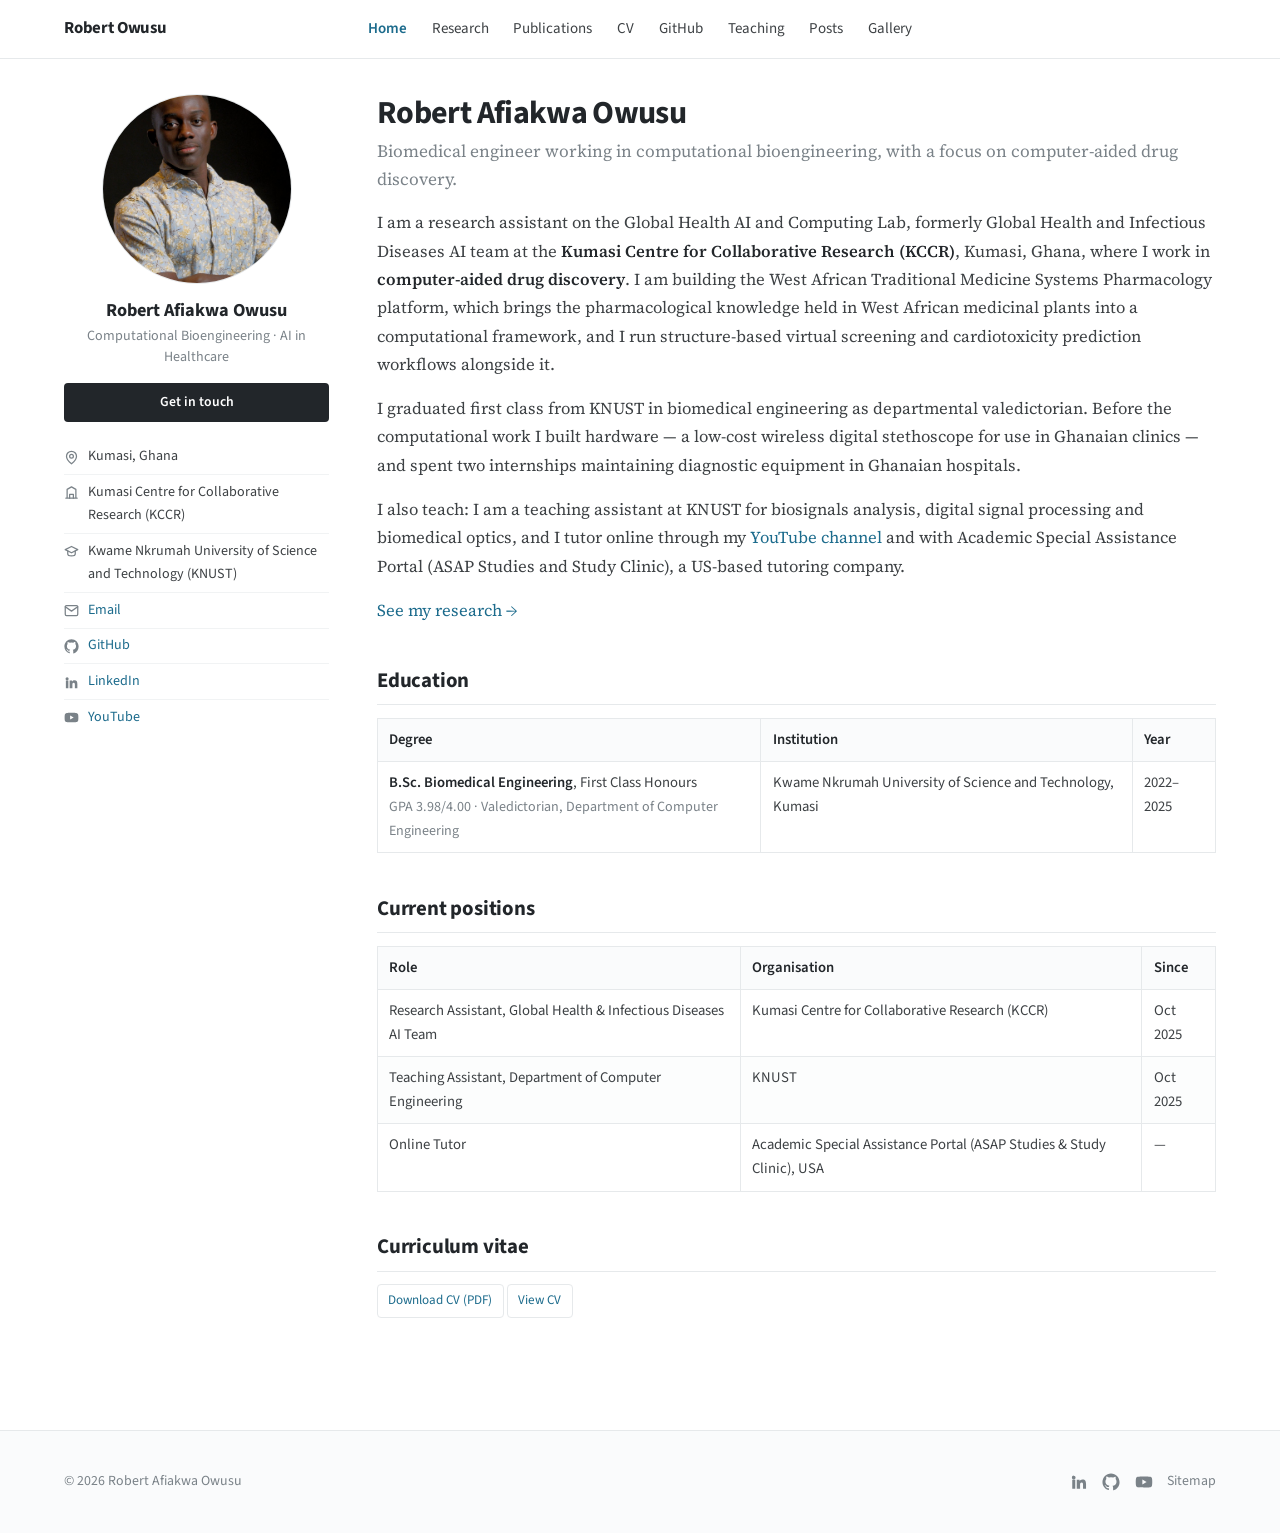
<file: index.html>
<!DOCTYPE html>
<html lang="en">
<head>
<meta charset="utf-8">
<meta name="viewport" content="width=device-width, initial-scale=1">
<title>Home · Robert Afiakwa Owusu</title>
<meta name="description" content="Robert Afiakwa Owusu — computational bioengineering and computer-aided drug discovery at KCCR, Kumasi, Ghana.">
<meta name="author" content="Robert Afiakwa Owusu">
<meta property="og:site_name" content="Robert Afiakwa Owusu">
<meta property="og:title" content="Home">
<meta property="og:description" content="Robert Afiakwa Owusu — computational bioengineering and computer-aided drug discovery at KCCR, Kumasi, Ghana.">
<meta property="og:type" content="website">
<meta property="og:image" content="https://raowusu15.github.io/assets/img/headshot.jpg">
<meta name="theme-color" content="#ffffff">
<link rel="icon" href="assets/img/headshot.jpg">
<link rel="preconnect" href="https://fonts.googleapis.com">
<link rel="preconnect" href="https://fonts.gstatic.com" crossorigin>
<link href="https://fonts.googleapis.com/css2?family=Source+Sans+3:wght@400;600;700&family=Source+Serif+4:opsz,wght@8..60,400;8..60,600&display=swap" rel="stylesheet">
<link rel="stylesheet" href="assets/css/style.css">
</head>
<body data-root="">
<a class="skip-link" href="#main">Skip to content</a>

<header class="masthead">
  <div class="masthead__inner">
    <a class="masthead__brand" href="">Robert Owusu</a>
    <nav class="nav" aria-label="Main">
        <a href="" aria-current="page">Home</a>
        <a href="research/">Research</a>
        <a href="publications/">Publications</a>
        <a href="cv/">CV</a>
        <a href="github/">GitHub</a>
        <a href="teaching/">Teaching</a>
        <a href="blog/">Posts</a>
        <a href="gallery/">Gallery</a>
    </nav>
    <button class="nav-toggle" aria-label="Menu" aria-expanded="false">
      <svg width="18" height="18" viewBox="0 0 24 24" fill="none" stroke="currentColor" stroke-width="2" stroke-linecap="round"><path d="M3 6h18M3 12h18M3 18h18"/></svg>
    </button>
  </div>
</header>

<div class="wrap">
      <aside class="author">
        <div class="author__avatar">
          <img src="assets/img/headshot.jpg" alt="Robert Afiakwa Owusu" width="190" height="190">
        </div>
        <div>
          <h2 class="author__name">Robert Afiakwa Owusu</h2>
          <p class="author__role">Computational Bioengineering &middot; AI in Healthcare</p>
          <a class="author__cta" href="mailto:robertowusu118@gmail.com">Get in touch</a>
          <ul class="author__meta">
            <li><svg viewBox="0 0 24 24" fill="none" stroke="currentColor" stroke-width="2" stroke-linecap="round" stroke-linejoin="round"><path d="M20 10c0 6-8 12-8 12s-8-6-8-12a8 8 0 0116 0z"/><circle cx="12" cy="10" r="3"/></svg><span>Kumasi, Ghana</span></li>
            <li><svg viewBox="0 0 24 24" fill="none" stroke="currentColor" stroke-width="2" stroke-linecap="round" stroke-linejoin="round"><path d="M3 21h18M5 21V7l7-4 7 4v14"/><path d="M9 21v-6h6v6"/></svg><span>Kumasi Centre for Collaborative Research (KCCR)</span></li>
            <li><svg viewBox="0 0 24 24" fill="none" stroke="currentColor" stroke-width="2" stroke-linecap="round" stroke-linejoin="round"><path d="M22 9 12 4 2 9l10 5 10-5z"/><path d="M6 11v5c0 1.7 2.7 3 6 3s6-1.3 6-3v-5"/></svg><span>Kwame Nkrumah University of Science and Technology (KNUST)</span></li>
            <li><svg viewBox="0 0 24 24" fill="none" stroke="currentColor" stroke-width="2" stroke-linecap="round" stroke-linejoin="round"><rect x="2" y="4" width="20" height="16" rx="2"/><path d="m2 6 10 7L22 6"/></svg><a href="mailto:robertowusu118@gmail.com">Email</a></li>
            <li><svg viewBox="0 0 24 24" fill="currentColor"><path d="M12 .5C5.7.5.6 5.6.6 12c0 5 3.3 9.3 7.8 10.8.6.1.8-.2.8-.6v-2c-3.2.7-3.9-1.5-3.9-1.5-.5-1.3-1.3-1.7-1.3-1.7-1-.7.1-.7.1-.7 1.1.1 1.7 1.2 1.7 1.2 1 1.8 2.7 1.3 3.4 1 .1-.7.4-1.3.7-1.6-2.6-.3-5.3-1.3-5.3-5.8 0-1.3.5-2.3 1.2-3.2 0-.3-.5-1.5.1-3.1 0 0 1-.3 3.2 1.2a11 11 0 015.8 0C17.1 4.6 18 4.9 18 4.9c.6 1.6.2 2.8.1 3.1.8.9 1.2 1.9 1.2 3.2 0 4.5-2.7 5.5-5.3 5.8.4.4.8 1.1.8 2.2v3.3c0 .3.2.7.8.6 4.5-1.5 7.8-5.8 7.8-10.8C23.4 5.6 18.3.5 12 .5z"/></svg><a href="https://github.com/raowusu15" target="_blank" rel="noopener">GitHub</a></li>
            <li><svg viewBox="0 0 24 24" fill="currentColor"><path d="M4.98 3.5a2.5 2.5 0 11-.02 5 2.5 2.5 0 01.02-5zM3 8.98h4V21H3zM9 8.98h3.8v1.64h.06c.53-1 1.83-2.06 3.76-2.06 4.02 0 4.76 2.65 4.76 6.1V21h-4v-5.5c0-1.31-.02-3-1.83-3-1.83 0-2.11 1.43-2.11 2.9V21H9z"/></svg><a href="https://www.linkedin.com/in/robertowusu1" target="_blank" rel="noopener">LinkedIn</a></li>
            <li><svg viewBox="0 0 24 24" fill="currentColor"><path d="M23 12s0-3.4-.4-5a2.9 2.9 0 00-2-2C18.8 4.5 12 4.5 12 4.5s-6.8 0-8.6.5a2.9 2.9 0 00-2 2C1 8.6 1 12 1 12s0 3.4.4 5a2.9 2.9 0 002 2c1.8.5 8.6.5 8.6.5s6.8 0 8.6-.5a2.9 2.9 0 002-2c.4-1.6.4-5 .4-5zM9.8 15.3V8.7l5.7 3.3z"/></svg><a href="https://youtube.com/@calculusfamily7274" target="_blank" rel="noopener">YouTube</a></li>
          </ul>
        </div>
      </aside>
  <main class="content" id="main">
    <h1 class="page-title">Robert Afiakwa Owusu</h1>
    <p class="page-lede">Biomedical engineer working in computational bioengineering, with a focus on
      computer-aided drug discovery.</p>

    <div class="prose-serif">
      <p>I am a research assistant on the Global Health AI and Computing Lab, formerly Global Health and Infectious Diseases AI team at the
        <strong>Kumasi Centre for Collaborative Research (KCCR)</strong>, Kumasi, Ghana, where I work in
        <strong>computer-aided drug discovery</strong>. I am building the West African Traditional Medicine
        Systems Pharmacology platform, which brings the pharmacological knowledge held in West African
        medicinal plants into a computational framework, and I run structure-based virtual screening and
        cardiotoxicity prediction workflows alongside it.</p>

      <p>I graduated first class from KNUST in biomedical engineering as departmental valedictorian. Before
        the computational work I built hardware &mdash; a low-cost wireless digital stethoscope for use in
        Ghanaian clinics &mdash; and spent two internships maintaining diagnostic equipment in Ghanaian
        hospitals.</p>

      <p>I also teach: I am a teaching assistant at KNUST for biosignals analysis, digital signal
        processing and biomedical optics, and I tutor online through my
        <a href="https://youtube.com/@calculusfamily7274" target="_blank" rel="noopener">YouTube channel</a>
        and with Academic Special Assistance Portal (ASAP Studies and Study Clinic), a US-based tutoring company.</p>

      <p><a href="research/">See my research &rarr;</a></p>
    </div>

    <h2>Education</h2>
    <div class="table-wrap">
      <table>
        <thead><tr><th>Degree</th><th>Institution</th><th>Year</th></tr></thead>
        <tbody>
          <tr>
            <td><strong>B.Sc. Biomedical Engineering</strong>, First Class Honours<br>
              <span style="color:#7a8288;font-size:.88rem;">GPA 3.98/4.00 &middot; Valedictorian, Department of Computer Engineering</span></td>
            <td>Kwame Nkrumah University of Science and Technology, Kumasi</td>
            <td>2022&ndash;2025</td>
          </tr>
        </tbody>
      </table>
    </div>

    <h2>Current positions</h2>
    <div class="table-wrap">
      <table>
        <thead><tr><th>Role</th><th>Organisation</th><th>Since</th></tr></thead>
        <tbody>
          <tr><td>Research Assistant, Global Health &amp; Infectious Diseases AI Team</td><td>Kumasi Centre for Collaborative Research (KCCR)</td><td>Oct 2025</td></tr>
          <tr><td>Teaching Assistant, Department of Computer Engineering</td><td>KNUST</td><td>Oct 2025</td></tr>
          <tr><td>Online Tutor</td><td>Academic Special Assistance Portal (ASAP Studies &amp; Study Clinic), USA</td><td>&mdash;</td></tr>
        </tbody>
      </table>
    </div>

    <h2>Curriculum vitae</h2>
    <p><a class="pill" href="files/Robert-CV" target="_blank" rel="noopener">Download CV (PDF)</a>
       <a class="pill" href="cv/">View CV</a></p>

  </main>
</div>

<footer class="footer">
  <div class="footer__inner">
    <p>&copy; <span id="year">2026</span> Robert Afiakwa Owusu</p>
    <div class="footer__social">
      <a href="https://www.linkedin.com/in/robertowusu1" target="_blank" rel="noopener" aria-label="LinkedIn"><svg viewBox="0 0 24 24" fill="currentColor"><path d="M4.98 3.5a2.5 2.5 0 11-.02 5 2.5 2.5 0 01.02-5zM3 8.98h4V21H3zM9 8.98h3.8v1.64h.06c.53-1 1.83-2.06 3.76-2.06 4.02 0 4.76 2.65 4.76 6.1V21h-4v-5.5c0-1.31-.02-3-1.83-3-1.83 0-2.11 1.43-2.11 2.9V21H9z"/></svg></a>
      <a href="https://github.com/raowusu15" target="_blank" rel="noopener" aria-label="GitHub"><svg viewBox="0 0 24 24" fill="currentColor"><path d="M12 .5C5.7.5.6 5.6.6 12c0 5 3.3 9.3 7.8 10.8.6.1.8-.2.8-.6v-2c-3.2.7-3.9-1.5-3.9-1.5-.5-1.3-1.3-1.7-1.3-1.7-1-.7.1-.7.1-.7 1.1.1 1.7 1.2 1.7 1.2 1 1.8 2.7 1.3 3.4 1 .1-.7.4-1.3.7-1.6-2.6-.3-5.3-1.3-5.3-5.8 0-1.3.5-2.3 1.2-3.2 0-.3-.5-1.5.1-3.1 0 0 1-.3 3.2 1.2a11 11 0 015.8 0C17.1 4.6 18 4.9 18 4.9c.6 1.6.2 2.8.1 3.1.8.9 1.2 1.9 1.2 3.2 0 4.5-2.7 5.5-5.3 5.8.4.4.8 1.1.8 2.2v3.3c0 .3.2.7.8.6 4.5-1.5 7.8-5.8 7.8-10.8C23.4 5.6 18.3.5 12 .5z"/></svg></a>
      <a href="https://youtube.com/@calculusfamily7274" target="_blank" rel="noopener" aria-label="YouTube"><svg viewBox="0 0 24 24" fill="currentColor"><path d="M23 12s0-3.4-.4-5a2.9 2.9 0 00-2-2C18.8 4.5 12 4.5 12 4.5s-6.8 0-8.6.5a2.9 2.9 0 00-2 2C1 8.6 1 12 1 12s0 3.4.4 5a2.9 2.9 0 002 2c1.8.5 8.6.5 8.6.5s6.8 0 8.6-.5a2.9 2.9 0 002-2c.4-1.6.4-5 .4-5zM9.8 15.3V8.7l5.7 3.3z"/></svg></a>
      <a href="sitemap/">Sitemap</a>
    </div>
  </div>
</footer>

<script src="assets/js/site.js"></script>
</body>
</html>
</file>
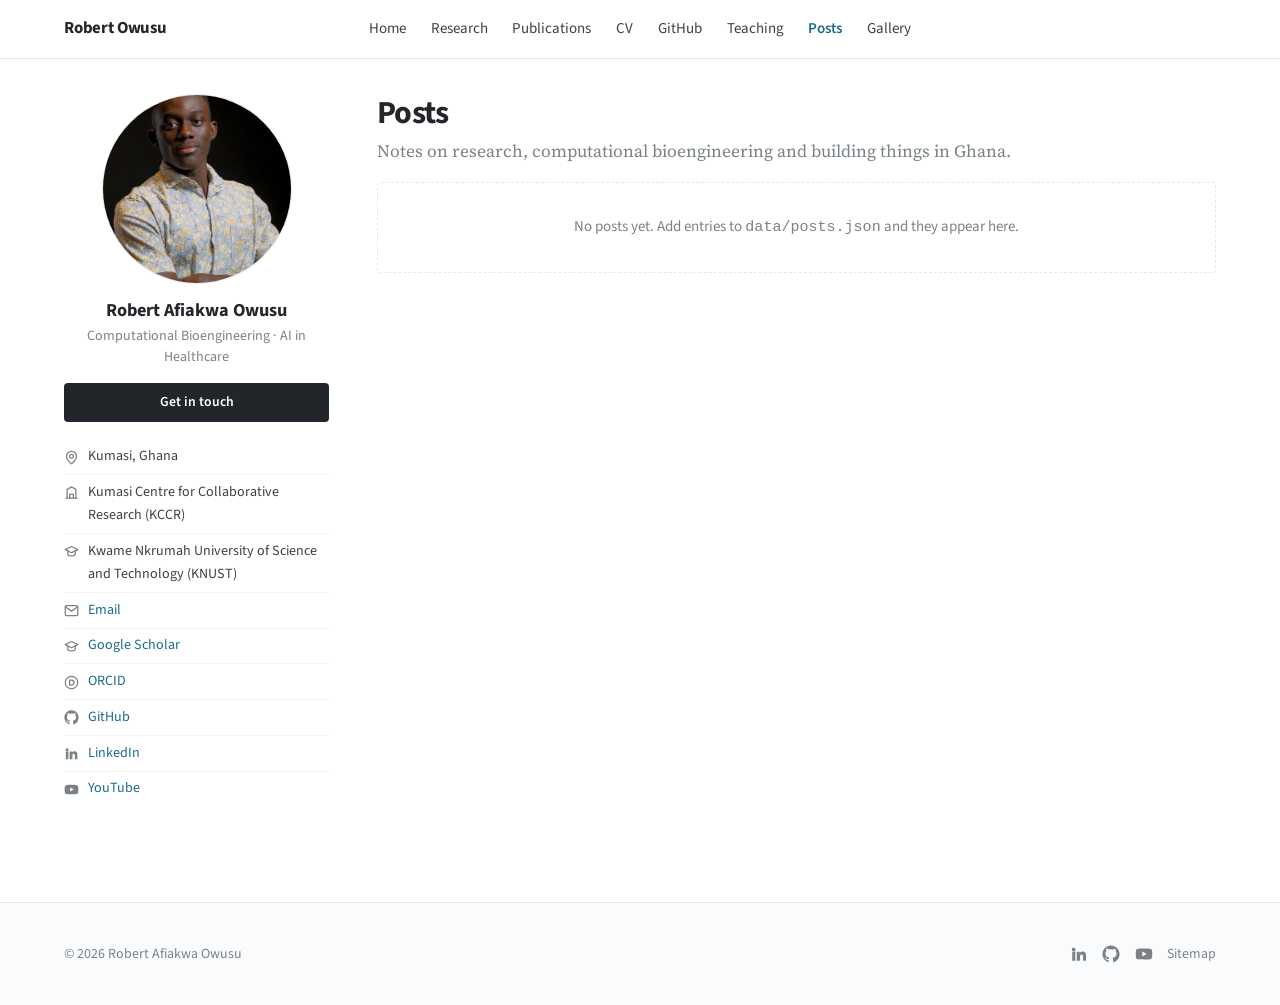
<file: blog/index.html>
<!DOCTYPE html>
<html lang="en">
<head>
<meta charset="utf-8">
<meta name="viewport" content="width=device-width, initial-scale=1">
<title>Posts · Robert Afiakwa Owusu</title>
<meta name="description" content="Writing by Robert Afiakwa Owusu.">
<meta name="author" content="Robert Afiakwa Owusu">
<meta property="og:site_name" content="Robert Afiakwa Owusu">
<meta property="og:title" content="Posts">
<meta property="og:description" content="Writing by Robert Afiakwa Owusu.">
<meta property="og:type" content="website">
<meta property="og:image" content="https://raowusu15.github.io/assets/img/headshot.jpg">
<meta name="theme-color" content="#ffffff">
<link rel="icon" href="../assets/img/headshot.jpg">
<link rel="preconnect" href="https://fonts.googleapis.com">
<link rel="preconnect" href="https://fonts.gstatic.com" crossorigin>
<link href="https://fonts.googleapis.com/css2?family=Source+Sans+3:wght@400;600;700&family=Source+Serif+4:opsz,wght@8..60,400;8..60,600&display=swap" rel="stylesheet">
<link rel="stylesheet" href="../assets/css/style.css">
</head>
<body data-root="../">
<a class="skip-link" href="#main">Skip to content</a>

<header class="masthead">
  <div class="masthead__inner">
    <a class="masthead__brand" href="../">Robert Owusu</a>
    <nav class="nav" aria-label="Main">
        <a href="../">Home</a>
        <a href="../research/">Research</a>
        <a href="../publications/">Publications</a>
        <a href="../cv/">CV</a>
        <a href="../github/">GitHub</a>
        <a href="../teaching/">Teaching</a>
        <a href="../blog/" aria-current="page">Posts</a>
        <a href="../gallery/">Gallery</a>
    </nav>
    <button class="nav-toggle" aria-label="Menu" aria-expanded="false">
      <svg width="18" height="18" viewBox="0 0 24 24" fill="none" stroke="currentColor" stroke-width="2" stroke-linecap="round"><path d="M3 6h18M3 12h18M3 18h18"/></svg>
    </button>
  </div>
</header>

<div class="wrap">
      <aside class="author">
        <div class="author__avatar">
          <img src="../assets/img/headshot.jpg" alt="Robert Afiakwa Owusu" width="190" height="190">
        </div>
        <div>
          <h2 class="author__name">Robert Afiakwa Owusu</h2>
          <p class="author__role">Computational Bioengineering &middot; AI in Healthcare</p>
          <a class="author__cta" href="mailto:robertowusu118@gmail.com">Get in touch</a>
          <ul class="author__meta">
            <li><svg viewBox="0 0 24 24" fill="none" stroke="currentColor" stroke-width="2" stroke-linecap="round" stroke-linejoin="round"><path d="M20 10c0 6-8 12-8 12s-8-6-8-12a8 8 0 0116 0z"/><circle cx="12" cy="10" r="3"/></svg><span>Kumasi, Ghana</span></li>
            <li><svg viewBox="0 0 24 24" fill="none" stroke="currentColor" stroke-width="2" stroke-linecap="round" stroke-linejoin="round"><path d="M3 21h18M5 21V7l7-4 7 4v14"/><path d="M9 21v-6h6v6"/></svg><span>Kumasi Centre for Collaborative Research (KCCR)</span></li>
            <li><svg viewBox="0 0 24 24" fill="none" stroke="currentColor" stroke-width="2" stroke-linecap="round" stroke-linejoin="round"><path d="M22 9 12 4 2 9l10 5 10-5z"/><path d="M6 11v5c0 1.7 2.7 3 6 3s6-1.3 6-3v-5"/></svg><span>Kwame Nkrumah University of Science and Technology (KNUST)</span></li>
            <li><svg viewBox="0 0 24 24" fill="none" stroke="currentColor" stroke-width="2" stroke-linecap="round" stroke-linejoin="round"><rect x="2" y="4" width="20" height="16" rx="2"/><path d="m2 6 10 7L22 6"/></svg><a href="mailto:robertowusu118@gmail.com">Email</a></li>
            <li><svg viewBox="0 0 24 24" fill="none" stroke="currentColor" stroke-width="2" stroke-linecap="round" stroke-linejoin="round"><path d="M22 9 12 4 2 9l10 5 10-5z"/><path d="M6 11v5c0 1.7 2.7 3 6 3s6-1.3 6-3v-5"/></svg><a href="https://scholar.google.com/citations?user=YOUR_ID" target="_blank" rel="noopener">Google Scholar</a></li>
            <li><svg viewBox="0 0 24 24" fill="none" stroke="currentColor" stroke-width="2" stroke-linecap="round" stroke-linejoin="round"><circle cx="12" cy="12" r="10"/><path d="M9 8v8M9 8h3a4 4 0 010 8H9"/></svg><a href="https://orcid.org/0000-0000-0000-0000" target="_blank" rel="noopener">ORCID</a></li>
            <li><svg viewBox="0 0 24 24" fill="currentColor"><path d="M12 .5C5.7.5.6 5.6.6 12c0 5 3.3 9.3 7.8 10.8.6.1.8-.2.8-.6v-2c-3.2.7-3.9-1.5-3.9-1.5-.5-1.3-1.3-1.7-1.3-1.7-1-.7.1-.7.1-.7 1.1.1 1.7 1.2 1.7 1.2 1 1.8 2.7 1.3 3.4 1 .1-.7.4-1.3.7-1.6-2.6-.3-5.3-1.3-5.3-5.8 0-1.3.5-2.3 1.2-3.2 0-.3-.5-1.5.1-3.1 0 0 1-.3 3.2 1.2a11 11 0 015.8 0C17.1 4.6 18 4.9 18 4.9c.6 1.6.2 2.8.1 3.1.8.9 1.2 1.9 1.2 3.2 0 4.5-2.7 5.5-5.3 5.8.4.4.8 1.1.8 2.2v3.3c0 .3.2.7.8.6 4.5-1.5 7.8-5.8 7.8-10.8C23.4 5.6 18.3.5 12 .5z"/></svg><a href="https://github.com/raowusu15" target="_blank" rel="noopener">GitHub</a></li>
            <li><svg viewBox="0 0 24 24" fill="currentColor"><path d="M4.98 3.5a2.5 2.5 0 11-.02 5 2.5 2.5 0 01.02-5zM3 8.98h4V21H3zM9 8.98h3.8v1.64h.06c.53-1 1.83-2.06 3.76-2.06 4.02 0 4.76 2.65 4.76 6.1V21h-4v-5.5c0-1.31-.02-3-1.83-3-1.83 0-2.11 1.43-2.11 2.9V21H9z"/></svg><a href="https://www.linkedin.com/in/robertowusu1" target="_blank" rel="noopener">LinkedIn</a></li>
            <li><svg viewBox="0 0 24 24" fill="currentColor"><path d="M23 12s0-3.4-.4-5a2.9 2.9 0 00-2-2C18.8 4.5 12 4.5 12 4.5s-6.8 0-8.6.5a2.9 2.9 0 00-2 2C1 8.6 1 12 1 12s0 3.4.4 5a2.9 2.9 0 002 2c1.8.5 8.6.5 8.6.5s6.8 0 8.6-.5a2.9 2.9 0 002-2c.4-1.6.4-5 .4-5zM9.8 15.3V8.7l5.7 3.3z"/></svg><a href="https://youtube.com/@calculusfamily7274" target="_blank" rel="noopener">YouTube</a></li>
          </ul>
        </div>
      </aside>
  <main class="content" id="main">
    <h1 class="page-title">Posts</h1>
    <p class="page-lede">Notes on research, computational bioengineering and building things in Ghana.</p>
    <div id="posts"><div class="empty">Loading&hellip;</div></div>

  </main>
</div>

<footer class="footer">
  <div class="footer__inner">
    <p>&copy; <span id="year">2026</span> Robert Afiakwa Owusu</p>
    <div class="footer__social">
      <a href="https://www.linkedin.com/in/robertowusu1" target="_blank" rel="noopener" aria-label="LinkedIn"><svg viewBox="0 0 24 24" fill="currentColor"><path d="M4.98 3.5a2.5 2.5 0 11-.02 5 2.5 2.5 0 01.02-5zM3 8.98h4V21H3zM9 8.98h3.8v1.64h.06c.53-1 1.83-2.06 3.76-2.06 4.02 0 4.76 2.65 4.76 6.1V21h-4v-5.5c0-1.31-.02-3-1.83-3-1.83 0-2.11 1.43-2.11 2.9V21H9z"/></svg></a>
      <a href="https://github.com/raowusu15" target="_blank" rel="noopener" aria-label="GitHub"><svg viewBox="0 0 24 24" fill="currentColor"><path d="M12 .5C5.7.5.6 5.6.6 12c0 5 3.3 9.3 7.8 10.8.6.1.8-.2.8-.6v-2c-3.2.7-3.9-1.5-3.9-1.5-.5-1.3-1.3-1.7-1.3-1.7-1-.7.1-.7.1-.7 1.1.1 1.7 1.2 1.7 1.2 1 1.8 2.7 1.3 3.4 1 .1-.7.4-1.3.7-1.6-2.6-.3-5.3-1.3-5.3-5.8 0-1.3.5-2.3 1.2-3.2 0-.3-.5-1.5.1-3.1 0 0 1-.3 3.2 1.2a11 11 0 015.8 0C17.1 4.6 18 4.9 18 4.9c.6 1.6.2 2.8.1 3.1.8.9 1.2 1.9 1.2 3.2 0 4.5-2.7 5.5-5.3 5.8.4.4.8 1.1.8 2.2v3.3c0 .3.2.7.8.6 4.5-1.5 7.8-5.8 7.8-10.8C23.4 5.6 18.3.5 12 .5z"/></svg></a>
      <a href="https://youtube.com/@calculusfamily7274" target="_blank" rel="noopener" aria-label="YouTube"><svg viewBox="0 0 24 24" fill="currentColor"><path d="M23 12s0-3.4-.4-5a2.9 2.9 0 00-2-2C18.8 4.5 12 4.5 12 4.5s-6.8 0-8.6.5a2.9 2.9 0 00-2 2C1 8.6 1 12 1 12s0 3.4.4 5a2.9 2.9 0 002 2c1.8.5 8.6.5 8.6.5s6.8 0 8.6-.5a2.9 2.9 0 002-2c.4-1.6.4-5 .4-5zM9.8 15.3V8.7l5.7 3.3z"/></svg></a>
      <a href="../sitemap/">Sitemap</a>
    </div>
  </div>
</footer>

<script src="../assets/js/site.js"></script>
</body>
</html>
</file>
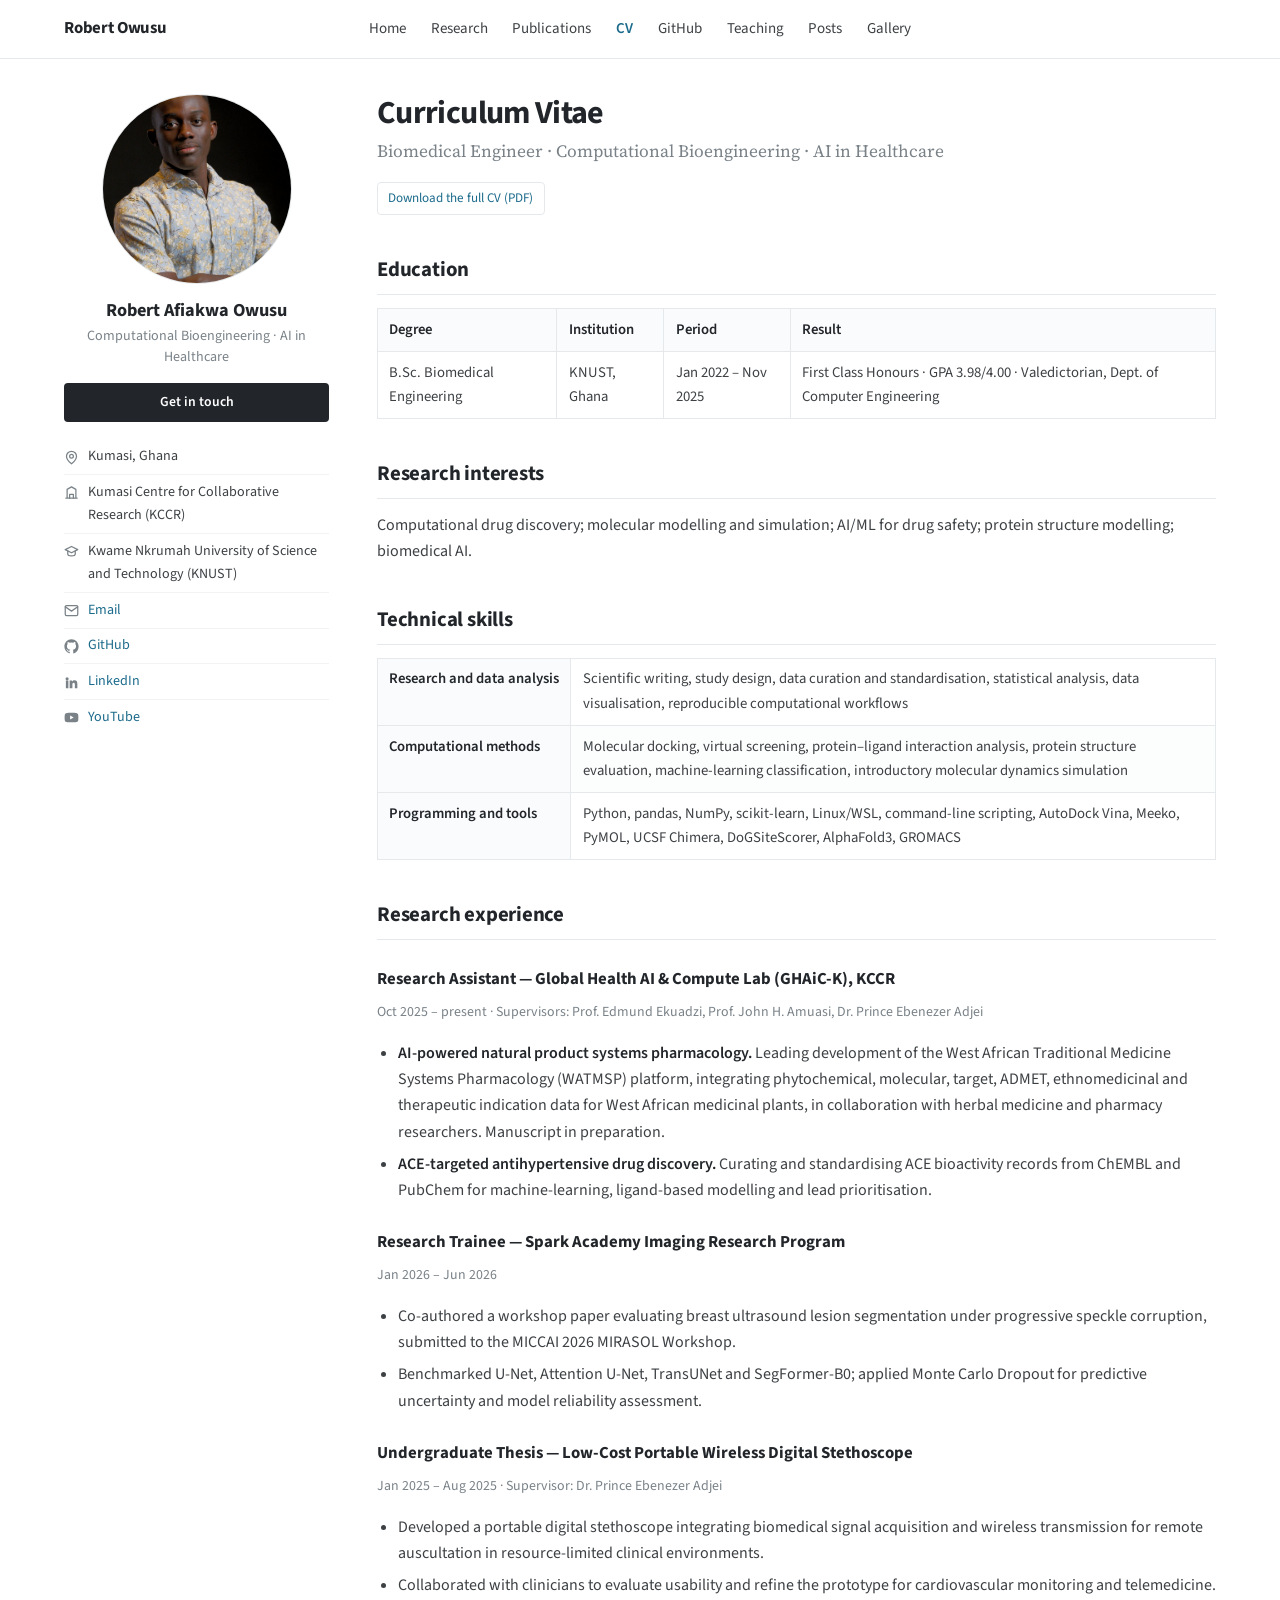
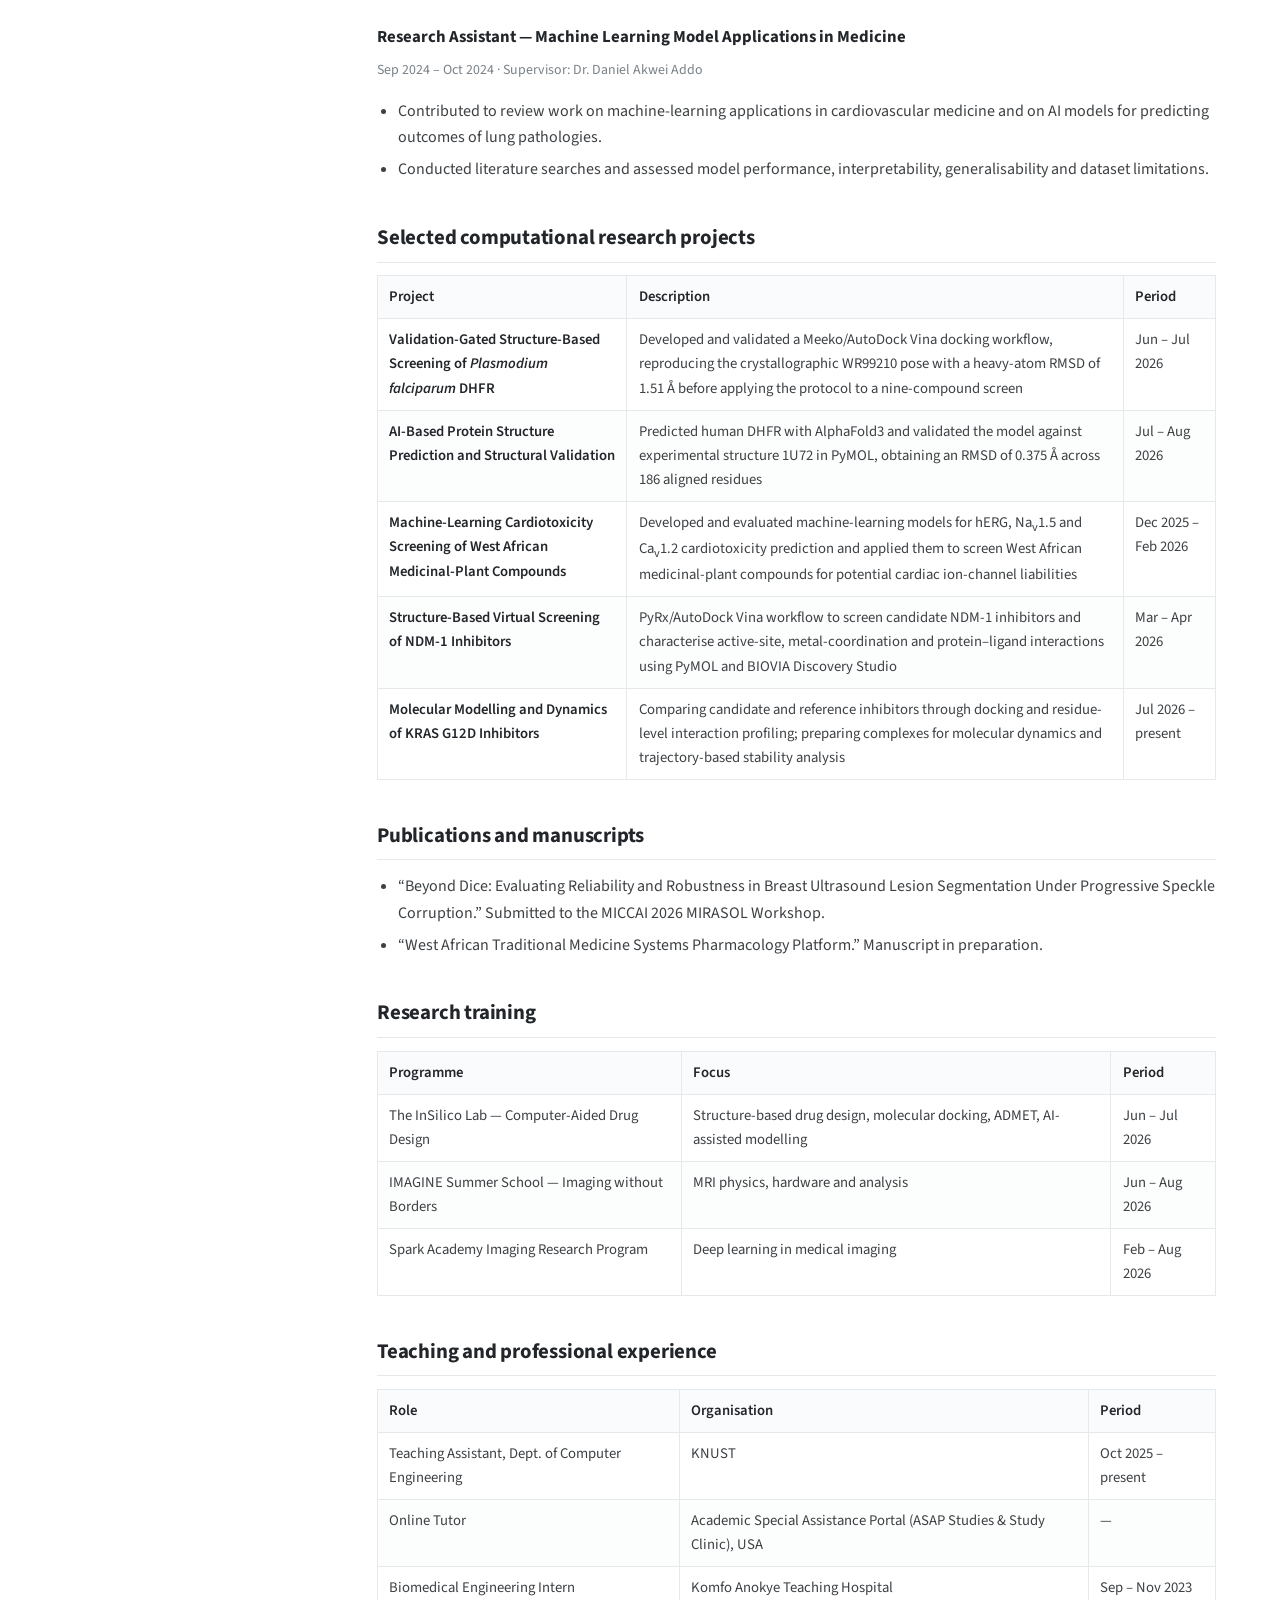
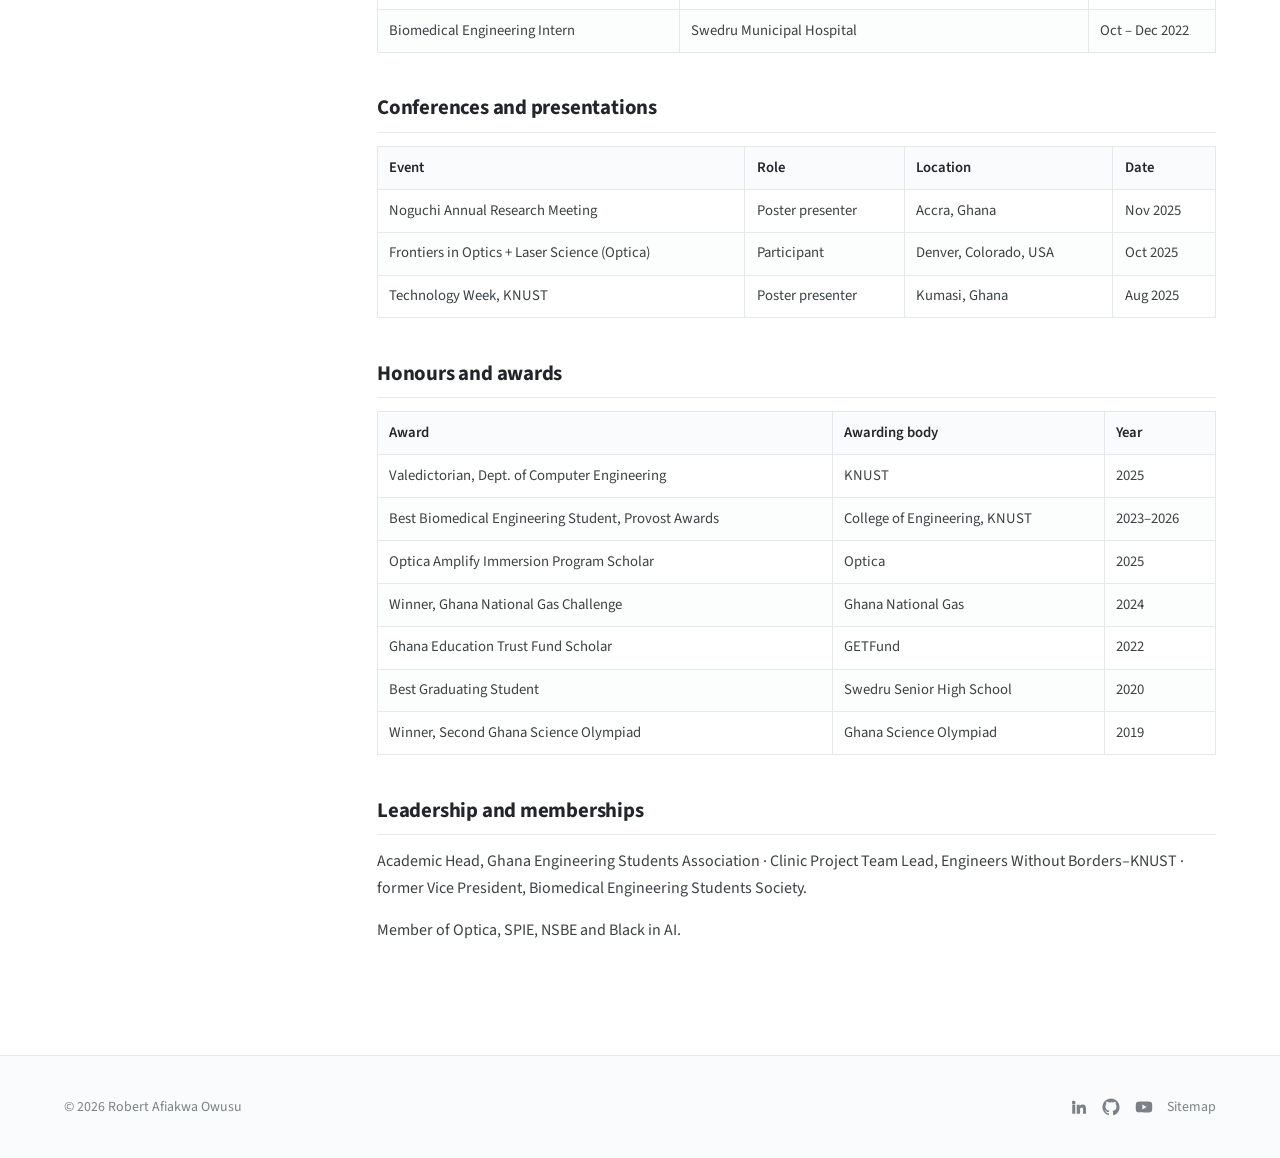
<file: cv/index.html>
<!DOCTYPE html>
<html lang="en">
<head>
<meta charset="utf-8">
<meta name="viewport" content="width=device-width, initial-scale=1">
<title>CV · Robert Afiakwa Owusu</title>
<meta name="description" content="Curriculum vitae of Robert Afiakwa Owusu.">
<meta name="author" content="Robert Afiakwa Owusu">
<meta property="og:site_name" content="Robert Afiakwa Owusu">
<meta property="og:title" content="CV">
<meta property="og:description" content="Curriculum vitae of Robert Afiakwa Owusu.">
<meta property="og:type" content="website">
<meta property="og:image" content="https://raowusu15.github.io/assets/img/headshot.jpg">
<meta name="theme-color" content="#ffffff">
<link rel="icon" href="../assets/img/headshot.jpg">
<link rel="preconnect" href="https://fonts.googleapis.com">
<link rel="preconnect" href="https://fonts.gstatic.com" crossorigin>
<link href="https://fonts.googleapis.com/css2?family=Source+Sans+3:wght@400;600;700&family=Source+Serif+4:opsz,wght@8..60,400;8..60,600&display=swap" rel="stylesheet">
<link rel="stylesheet" href="../assets/css/style.css">
</head>
<body data-root="../">
<a class="skip-link" href="#main">Skip to content</a>

<header class="masthead">
  <div class="masthead__inner">
    <a class="masthead__brand" href="../">Robert Owusu</a>
    <nav class="nav" aria-label="Main">
        <a href="../">Home</a>
        <a href="../research/">Research</a>
        <a href="../publications/">Publications</a>
        <a href="../cv/" aria-current="page">CV</a>
        <a href="../github/">GitHub</a>
        <a href="../teaching/">Teaching</a>
        <a href="../blog/">Posts</a>
        <a href="../gallery/">Gallery</a>
    </nav>
    <button class="nav-toggle" aria-label="Menu" aria-expanded="false">
      <svg width="18" height="18" viewBox="0 0 24 24" fill="none" stroke="currentColor" stroke-width="2" stroke-linecap="round"><path d="M3 6h18M3 12h18M3 18h18"/></svg>
    </button>
  </div>
</header>

<div class="wrap">
      <aside class="author">
        <div class="author__avatar">
          <img src="../assets/img/headshot.jpg" alt="Robert Afiakwa Owusu" width="190" height="190">
        </div>
        <div>
          <h2 class="author__name">Robert Afiakwa Owusu</h2>
          <p class="author__role">Computational Bioengineering &middot; AI in Healthcare</p>
          <a class="author__cta" href="mailto:robertowusu118@gmail.com">Get in touch</a>
          <ul class="author__meta">
            <li><svg viewBox="0 0 24 24" fill="none" stroke="currentColor" stroke-width="2" stroke-linecap="round" stroke-linejoin="round"><path d="M20 10c0 6-8 12-8 12s-8-6-8-12a8 8 0 0116 0z"/><circle cx="12" cy="10" r="3"/></svg><span>Kumasi, Ghana</span></li>
            <li><svg viewBox="0 0 24 24" fill="none" stroke="currentColor" stroke-width="2" stroke-linecap="round" stroke-linejoin="round"><path d="M3 21h18M5 21V7l7-4 7 4v14"/><path d="M9 21v-6h6v6"/></svg><span>Kumasi Centre for Collaborative Research (KCCR)</span></li>
            <li><svg viewBox="0 0 24 24" fill="none" stroke="currentColor" stroke-width="2" stroke-linecap="round" stroke-linejoin="round"><path d="M22 9 12 4 2 9l10 5 10-5z"/><path d="M6 11v5c0 1.7 2.7 3 6 3s6-1.3 6-3v-5"/></svg><span>Kwame Nkrumah University of Science and Technology (KNUST)</span></li>
            <li><svg viewBox="0 0 24 24" fill="none" stroke="currentColor" stroke-width="2" stroke-linecap="round" stroke-linejoin="round"><rect x="2" y="4" width="20" height="16" rx="2"/><path d="m2 6 10 7L22 6"/></svg><a href="mailto:robertowusu118@gmail.com">Email</a></li>
            <li><svg viewBox="0 0 24 24" fill="currentColor"><path d="M12 .5C5.7.5.6 5.6.6 12c0 5 3.3 9.3 7.8 10.8.6.1.8-.2.8-.6v-2c-3.2.7-3.9-1.5-3.9-1.5-.5-1.3-1.3-1.7-1.3-1.7-1-.7.1-.7.1-.7 1.1.1 1.7 1.2 1.7 1.2 1 1.8 2.7 1.3 3.4 1 .1-.7.4-1.3.7-1.6-2.6-.3-5.3-1.3-5.3-5.8 0-1.3.5-2.3 1.2-3.2 0-.3-.5-1.5.1-3.1 0 0 1-.3 3.2 1.2a11 11 0 015.8 0C17.1 4.6 18 4.9 18 4.9c.6 1.6.2 2.8.1 3.1.8.9 1.2 1.9 1.2 3.2 0 4.5-2.7 5.5-5.3 5.8.4.4.8 1.1.8 2.2v3.3c0 .3.2.7.8.6 4.5-1.5 7.8-5.8 7.8-10.8C23.4 5.6 18.3.5 12 .5z"/></svg><a href="https://github.com/raowusu15" target="_blank" rel="noopener">GitHub</a></li>
            <li><svg viewBox="0 0 24 24" fill="currentColor"><path d="M4.98 3.5a2.5 2.5 0 11-.02 5 2.5 2.5 0 01.02-5zM3 8.98h4V21H3zM9 8.98h3.8v1.64h.06c.53-1 1.83-2.06 3.76-2.06 4.02 0 4.76 2.65 4.76 6.1V21h-4v-5.5c0-1.31-.02-3-1.83-3-1.83 0-2.11 1.43-2.11 2.9V21H9z"/></svg><a href="https://www.linkedin.com/in/robertowusu1" target="_blank" rel="noopener">LinkedIn</a></li>
            <li><svg viewBox="0 0 24 24" fill="currentColor"><path d="M23 12s0-3.4-.4-5a2.9 2.9 0 00-2-2C18.8 4.5 12 4.5 12 4.5s-6.8 0-8.6.5a2.9 2.9 0 00-2 2C1 8.6 1 12 1 12s0 3.4.4 5a2.9 2.9 0 002 2c1.8.5 8.6.5 8.6.5s6.8 0 8.6-.5a2.9 2.9 0 002-2c.4-1.6.4-5 .4-5zM9.8 15.3V8.7l5.7 3.3z"/></svg><a href="https://youtube.com/@calculusfamily7274" target="_blank" rel="noopener">YouTube</a></li>
          </ul>
        </div>
      </aside>
  <main class="content" id="main">
    <h1 class="page-title">Curriculum Vitae</h1>
    <p class="page-lede">Biomedical Engineer &middot; Computational Bioengineering &middot; AI in Healthcare</p>
    <p><a class="pill" href="../files/Robert-CV.pdf" target="_blank" rel="noopener">Download the full CV (PDF)</a></p>

    <h2>Education</h2>
    <div class="table-wrap"><table>
      <thead><tr><th>Degree</th><th>Institution</th><th>Period</th><th>Result</th></tr></thead>
      <tbody><tr><td>B.Sc. Biomedical Engineering</td><td>KNUST, Ghana</td><td>Jan 2022 &ndash; Nov 2025</td>
      <td>First Class Honours &middot; GPA 3.98/4.00 &middot; Valedictorian, Dept. of Computer Engineering</td></tr></tbody>
    </table></div>

    <h2>Research interests</h2>
    <p>Computational drug discovery; molecular modelling and simulation; AI/ML for drug safety; protein structure modelling; biomedical AI.</p>

    <h2>Technical skills</h2>
    <div class="table-wrap"><table><tbody>
      <tr><th>Research and data analysis</th><td>Scientific writing, study design, data curation and standardisation, statistical analysis, data visualisation, reproducible computational workflows</td></tr>
      <tr><th>Computational methods</th><td>Molecular docking, virtual screening, protein&ndash;ligand interaction analysis, protein structure evaluation, machine-learning classification, introductory molecular dynamics simulation</td></tr>
      <tr><th>Programming and tools</th><td>Python, pandas, NumPy, scikit-learn, Linux/WSL, command-line scripting, AutoDock Vina, Meeko, PyMOL, UCSF Chimera, DoGSiteScorer, AlphaFold3, GROMACS</td></tr>
    </tbody></table></div>

    <h2>Research experience</h2>

    <h3>Research Assistant &mdash; Global Health AI &amp; Compute Lab (GHAiC-K), KCCR</h3>
    <p class="entry__meta">Oct 2025 &ndash; present &middot; Supervisors: Prof. Edmund Ekuadzi, Prof. John H. Amuasi, Dr. Prince Ebenezer Adjei</p>
    <ul>
      <li><strong>AI-powered natural product systems pharmacology.</strong> Leading development of the West African
        Traditional Medicine Systems Pharmacology (WATMSP) platform, integrating phytochemical, molecular, target,
        ADMET, ethnomedicinal and therapeutic indication data for West African medicinal plants, in collaboration
        with herbal medicine and pharmacy researchers. Manuscript in preparation.</li>
      <li><strong>ACE-targeted antihypertensive drug discovery.</strong> Curating and standardising ACE
        bioactivity records from ChEMBL and PubChem for machine-learning, ligand-based modelling and lead
        prioritisation.</li>
    </ul>

    <h3>Research Trainee &mdash; Spark Academy Imaging Research Program</h3>
    <p class="entry__meta">Jan 2026 &ndash; Jun 2026</p>
    <ul>
      <li>Co-authored a workshop paper evaluating breast ultrasound lesion segmentation under progressive
        speckle corruption, submitted to the MICCAI 2026 MIRASOL Workshop.</li>
      <li>Benchmarked U-Net, Attention U-Net, TransUNet and SegFormer-B0; applied Monte Carlo Dropout for
        predictive uncertainty and model reliability assessment.</li>
    </ul>

    <h3>Undergraduate Thesis &mdash; Low-Cost Portable Wireless Digital Stethoscope</h3>
    <p class="entry__meta">Jan 2025 &ndash; Aug 2025 &middot; Supervisor: Dr. Prince Ebenezer Adjei</p>
    <ul>
      <li>Developed a portable digital stethoscope integrating biomedical signal acquisition and wireless
        transmission for remote auscultation in resource-limited clinical environments.</li>
      <li>Collaborated with clinicians to evaluate usability and refine the prototype for cardiovascular
        monitoring and telemedicine.</li>
    </ul>

    <h3>Research Assistant &mdash; Machine Learning Model Applications in Medicine</h3>
    <p class="entry__meta">Sep 2024 &ndash; Oct 2024 &middot; Supervisor: Dr. Daniel Akwei Addo</p>
    <ul>
      <li>Contributed to review work on machine-learning applications in cardiovascular medicine and on AI
        models for predicting outcomes of lung pathologies.</li>
      <li>Conducted literature searches and assessed model performance, interpretability, generalisability
        and dataset limitations.</li>
    </ul>

    <h2>Selected computational research projects</h2>
    <div class="table-wrap"><table>
      <thead><tr><th>Project</th><th>Description</th><th>Period</th></tr></thead>
      <tbody>
        <tr><td><strong>Validation-Gated Structure-Based Screening of <em>Plasmodium falciparum</em> DHFR</strong></td>
            <td>Developed and validated a Meeko/AutoDock Vina docking workflow, reproducing the crystallographic
                WR99210 pose with a heavy-atom RMSD of 1.51&nbsp;&Aring; before applying the protocol to a
                nine-compound screen</td>
            <td>Jun &ndash; Jul 2026</td></tr>
        <tr><td><strong>AI-Based Protein Structure Prediction and Structural Validation</strong></td>
            <td>Predicted human DHFR with AlphaFold3 and validated the model against experimental structure
                1U72 in PyMOL, obtaining an RMSD of 0.375&nbsp;&Aring; across 186 aligned residues</td>
            <td>Jul &ndash; Aug 2026</td></tr>
        <tr><td><strong>Machine-Learning Cardiotoxicity Screening of West African Medicinal-Plant Compounds</strong></td>
            <td>Developed and evaluated machine-learning models for hERG, Na<sub>v</sub>1.5 and Ca<sub>v</sub>1.2
                cardiotoxicity prediction and applied them to screen West African medicinal-plant compounds for
                potential cardiac ion-channel liabilities</td>
            <td>Dec 2025 &ndash; Feb 2026</td></tr>
        <tr><td><strong>Structure-Based Virtual Screening of NDM-1 Inhibitors</strong></td>
            <td>PyRx/AutoDock Vina workflow to screen candidate NDM-1 inhibitors and characterise active-site,
                metal-coordination and protein&ndash;ligand interactions using PyMOL and BIOVIA Discovery Studio</td>
            <td>Mar &ndash; Apr 2026</td></tr>
        <tr><td><strong>Molecular Modelling and Dynamics of KRAS G12D Inhibitors</strong></td>
            <td>Comparing candidate and reference inhibitors through docking and residue-level interaction
                profiling; preparing complexes for molecular dynamics and trajectory-based stability analysis</td>
            <td>Jul 2026 &ndash; present</td></tr>
      </tbody>
    </table></div>

    <h2>Publications and manuscripts</h2>
    <ul>
      <li>&ldquo;Beyond Dice: Evaluating Reliability and Robustness in Breast Ultrasound Lesion Segmentation
        Under Progressive Speckle Corruption.&rdquo; Submitted to the MICCAI 2026 MIRASOL Workshop.</li>
      <li>&ldquo;West African Traditional Medicine Systems Pharmacology Platform.&rdquo; Manuscript in preparation.</li>
    </ul>

    <h2>Research training</h2>
    <div class="table-wrap"><table>
      <thead><tr><th>Programme</th><th>Focus</th><th>Period</th></tr></thead>
      <tbody>
        <tr><td>The InSilico Lab &mdash; Computer-Aided Drug Design</td><td>Structure-based drug design, molecular docking, ADMET, AI-assisted modelling</td><td>Jun &ndash; Jul 2026</td></tr>
        <tr><td>IMAGINE Summer School &mdash; Imaging without Borders</td><td>MRI physics, hardware and analysis</td><td>Jun &ndash; Aug 2026</td></tr>
        <tr><td>Spark Academy Imaging Research Program</td><td>Deep learning in medical imaging</td><td>Feb &ndash; Aug 2026</td></tr>
      </tbody>
    </table></div>

    <h2>Teaching and professional experience</h2>
    <div class="table-wrap"><table>
      <thead><tr><th>Role</th><th>Organisation</th><th>Period</th></tr></thead>
      <tbody>
        <tr><td>Teaching Assistant, Dept. of Computer Engineering</td><td>KNUST</td><td>Oct 2025 &ndash; present</td></tr>
        <tr><td>Online Tutor</td><td>Academic Special Assistance Portal (ASAP Studies &amp; Study Clinic), USA</td><td>&mdash;</td></tr>
        <tr><td>Biomedical Engineering Intern</td><td>Komfo Anokye Teaching Hospital</td><td>Sep &ndash; Nov 2023</td></tr>
        <tr><td>Biomedical Engineering Intern</td><td>Swedru Municipal Hospital</td><td>Oct &ndash; Dec 2022</td></tr>
      </tbody>
    </table></div>

    <h2>Conferences and presentations</h2>
    <div class="table-wrap"><table>
      <thead><tr><th>Event</th><th>Role</th><th>Location</th><th>Date</th></tr></thead>
      <tbody>
        <tr><td>Noguchi Annual Research Meeting</td><td>Poster presenter</td><td>Accra, Ghana</td><td>Nov 2025</td></tr>
        <tr><td>Frontiers in Optics + Laser Science (Optica)</td><td>Participant</td><td>Denver, Colorado, USA</td><td>Oct 2025</td></tr>
        <tr><td>Technology Week, KNUST</td><td>Poster presenter</td><td>Kumasi, Ghana</td><td>Aug 2025</td></tr>
      </tbody>
    </table></div>

    <h2>Honours and awards</h2>
    <div class="table-wrap"><table>
      <thead><tr><th>Award</th><th>Awarding body</th><th>Year</th></tr></thead>
      <tbody>
        <tr><td>Valedictorian, Dept. of Computer Engineering</td><td>KNUST</td><td>2025</td></tr>
        <tr><td>Best Biomedical Engineering Student, Provost Awards</td><td>College of Engineering, KNUST</td><td>2023&ndash;2026</td></tr>
        <tr><td>Optica Amplify Immersion Program Scholar</td><td>Optica</td><td>2025</td></tr>
        <tr><td>Winner, Ghana National Gas Challenge</td><td>Ghana National Gas</td><td>2024</td></tr>
        <tr><td>Ghana Education Trust Fund Scholar</td><td>GETFund</td><td>2022</td></tr>
        <tr><td>Best Graduating Student</td><td>Swedru Senior High School</td><td>2020</td></tr>
        <tr><td>Winner, Second Ghana Science Olympiad</td><td>Ghana Science Olympiad</td><td>2019</td></tr>
      </tbody>
    </table></div>

    <h2>Leadership and memberships</h2>
    <p>Academic Head, Ghana Engineering Students Association &middot; Clinic Project Team Lead, Engineers
      Without Borders&ndash;KNUST &middot; former Vice President, Biomedical Engineering Students Society.</p>
    <p>Member of Optica, SPIE, NSBE and Black in AI.</p>

  </main>
</div>

<footer class="footer">
  <div class="footer__inner">
    <p>&copy; <span id="year">2026</span> Robert Afiakwa Owusu</p>
    <div class="footer__social">
      <a href="https://www.linkedin.com/in/robertowusu1" target="_blank" rel="noopener" aria-label="LinkedIn"><svg viewBox="0 0 24 24" fill="currentColor"><path d="M4.98 3.5a2.5 2.5 0 11-.02 5 2.5 2.5 0 01.02-5zM3 8.98h4V21H3zM9 8.98h3.8v1.64h.06c.53-1 1.83-2.06 3.76-2.06 4.02 0 4.76 2.65 4.76 6.1V21h-4v-5.5c0-1.31-.02-3-1.83-3-1.83 0-2.11 1.43-2.11 2.9V21H9z"/></svg></a>
      <a href="https://github.com/raowusu15" target="_blank" rel="noopener" aria-label="GitHub"><svg viewBox="0 0 24 24" fill="currentColor"><path d="M12 .5C5.7.5.6 5.6.6 12c0 5 3.3 9.3 7.8 10.8.6.1.8-.2.8-.6v-2c-3.2.7-3.9-1.5-3.9-1.5-.5-1.3-1.3-1.7-1.3-1.7-1-.7.1-.7.1-.7 1.1.1 1.7 1.2 1.7 1.2 1 1.8 2.7 1.3 3.4 1 .1-.7.4-1.3.7-1.6-2.6-.3-5.3-1.3-5.3-5.8 0-1.3.5-2.3 1.2-3.2 0-.3-.5-1.5.1-3.1 0 0 1-.3 3.2 1.2a11 11 0 015.8 0C17.1 4.6 18 4.9 18 4.9c.6 1.6.2 2.8.1 3.1.8.9 1.2 1.9 1.2 3.2 0 4.5-2.7 5.5-5.3 5.8.4.4.8 1.1.8 2.2v3.3c0 .3.2.7.8.6 4.5-1.5 7.8-5.8 7.8-10.8C23.4 5.6 18.3.5 12 .5z"/></svg></a>
      <a href="https://youtube.com/@calculusfamily7274" target="_blank" rel="noopener" aria-label="YouTube"><svg viewBox="0 0 24 24" fill="currentColor"><path d="M23 12s0-3.4-.4-5a2.9 2.9 0 00-2-2C18.8 4.5 12 4.5 12 4.5s-6.8 0-8.6.5a2.9 2.9 0 00-2 2C1 8.6 1 12 1 12s0 3.4.4 5a2.9 2.9 0 002 2c1.8.5 8.6.5 8.6.5s6.8 0 8.6-.5a2.9 2.9 0 002-2c.4-1.6.4-5 .4-5zM9.8 15.3V8.7l5.7 3.3z"/></svg></a>
      <a href="../sitemap/">Sitemap</a>
    </div>
  </div>
</footer>

<script src="../assets/js/site.js"></script>
</body>
</html>
</file>
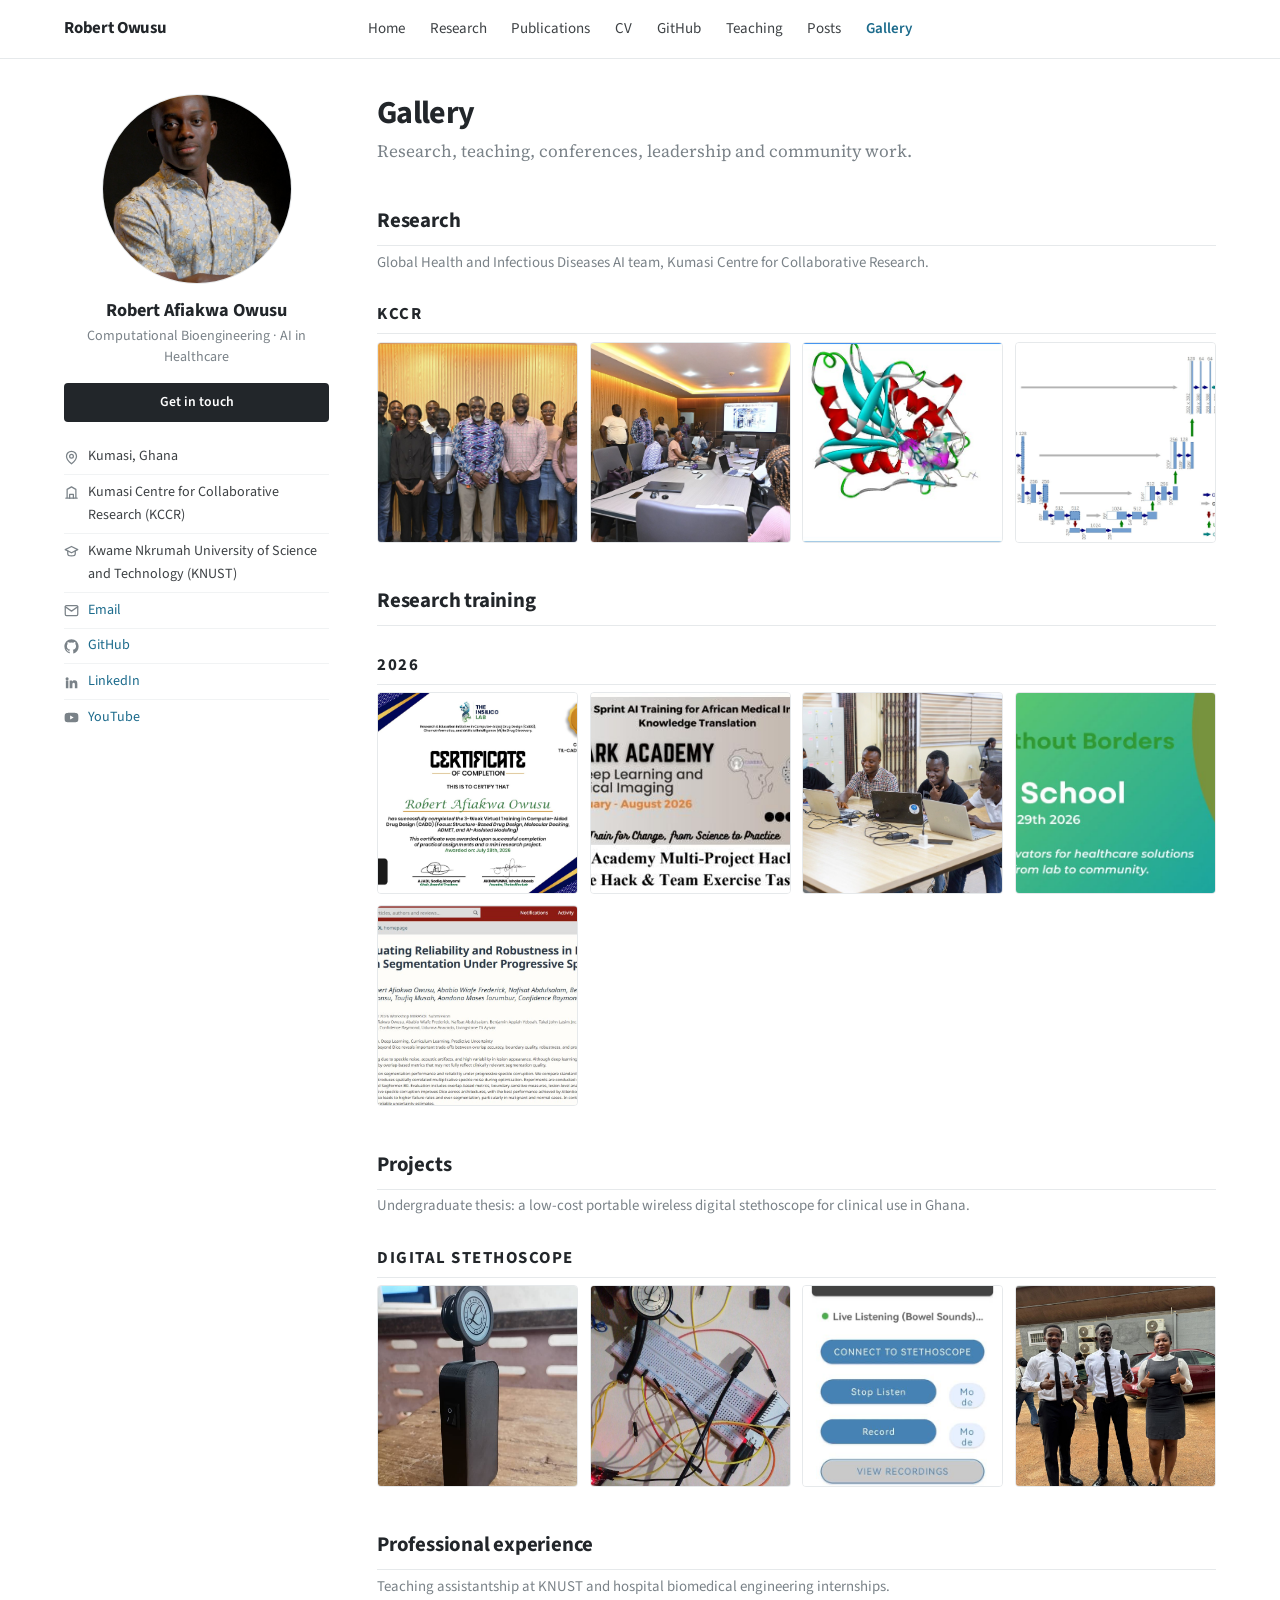
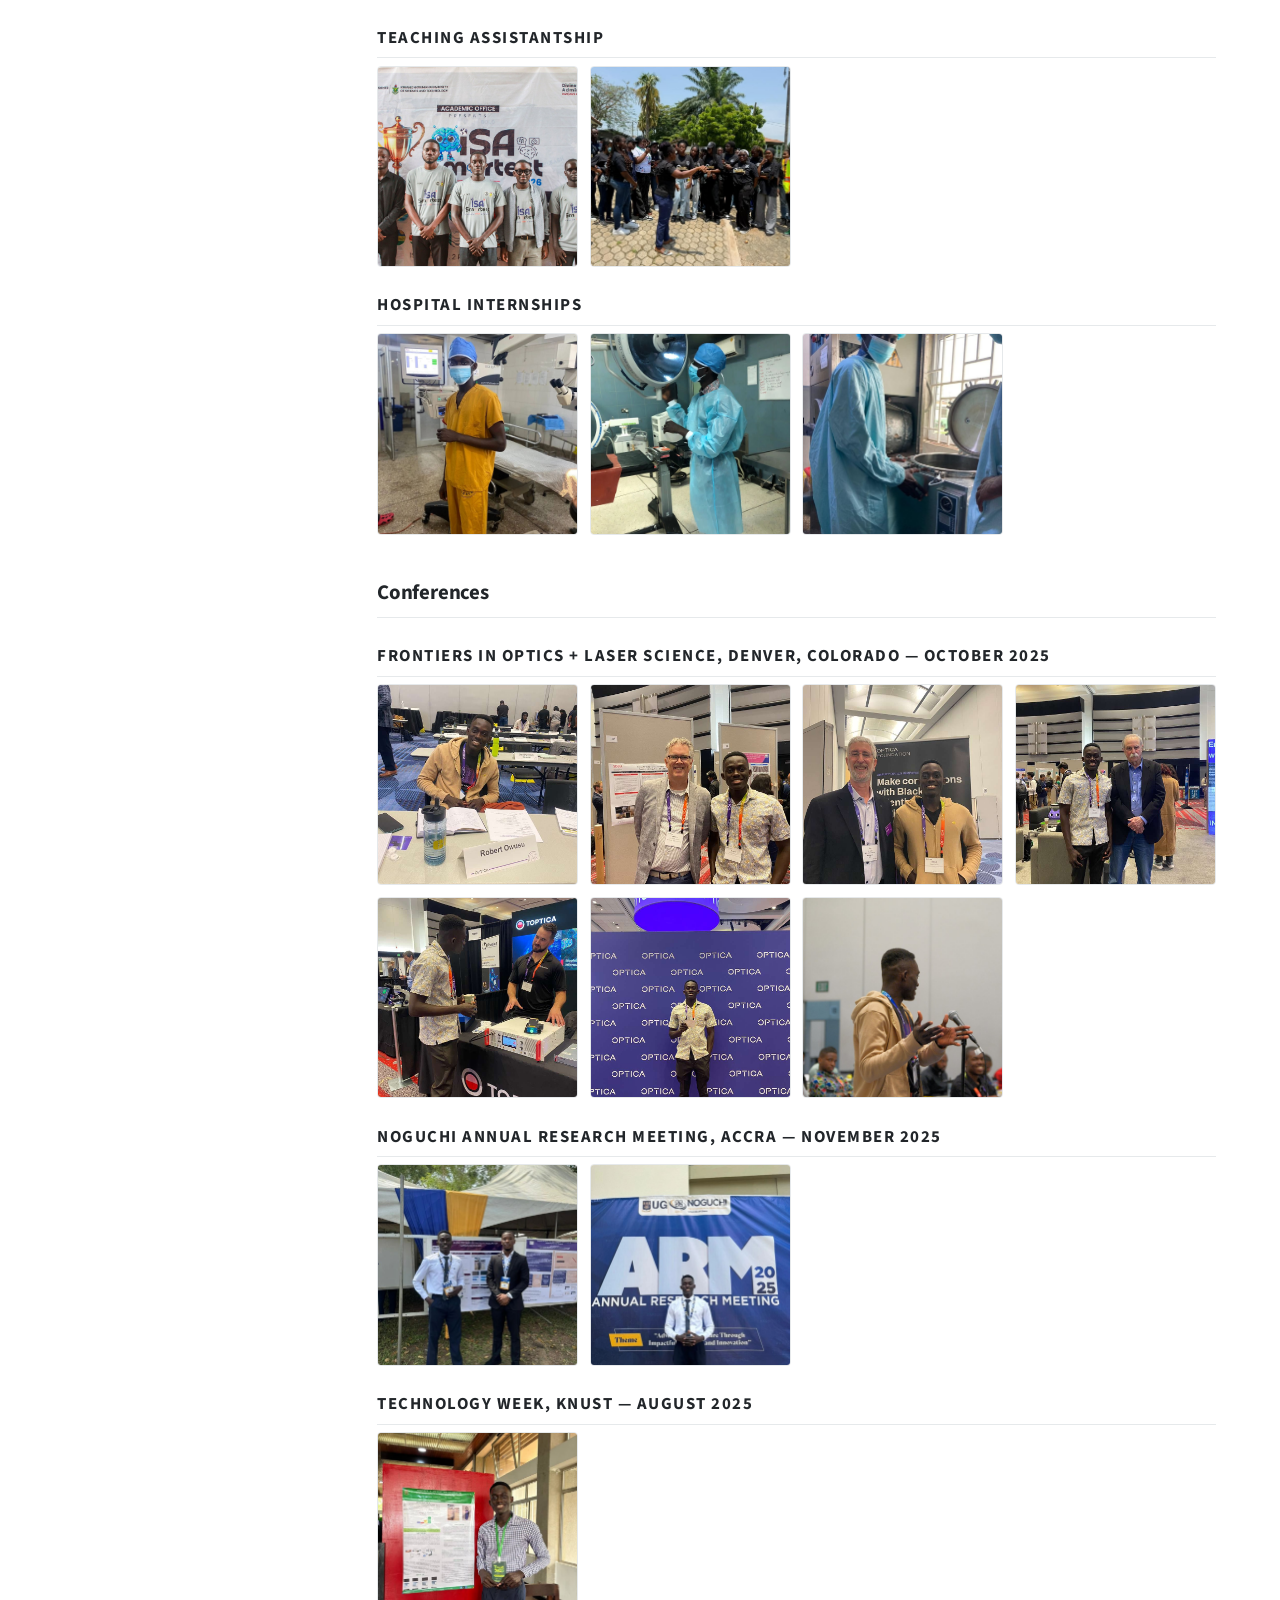
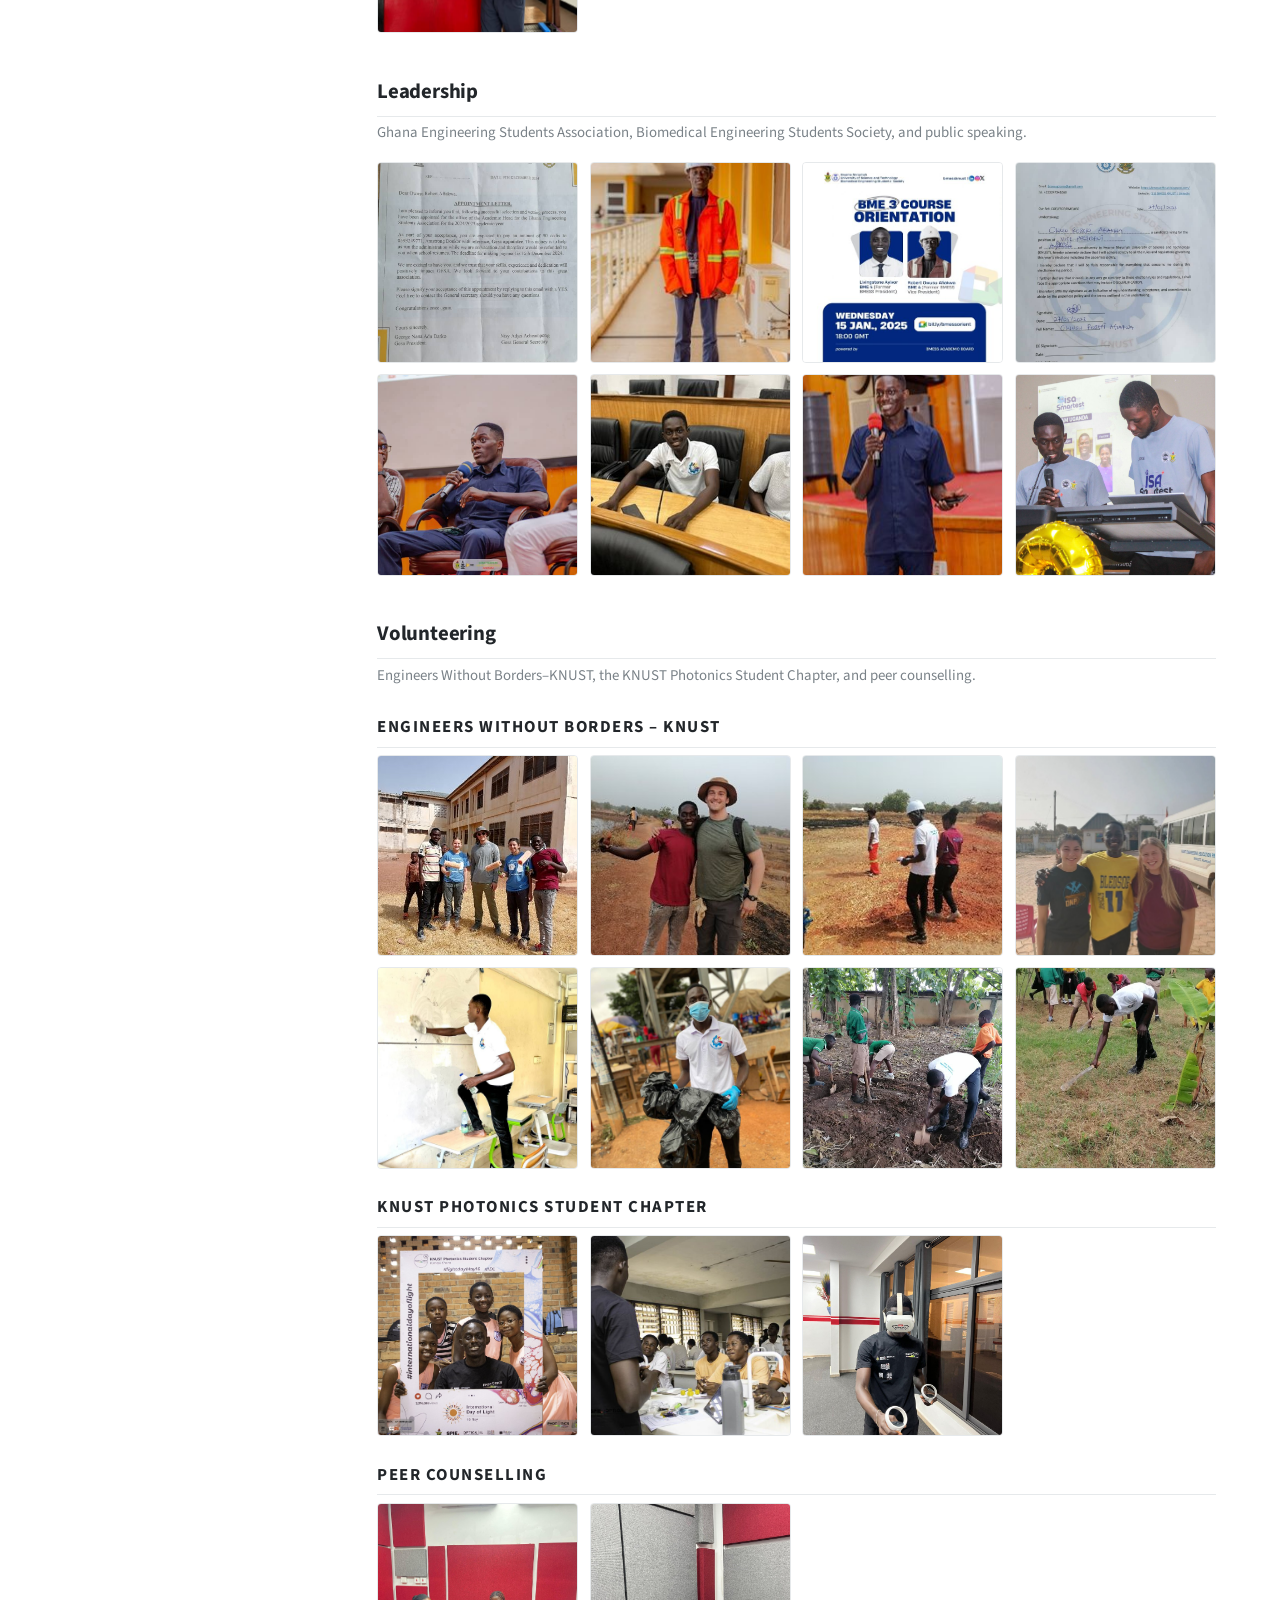
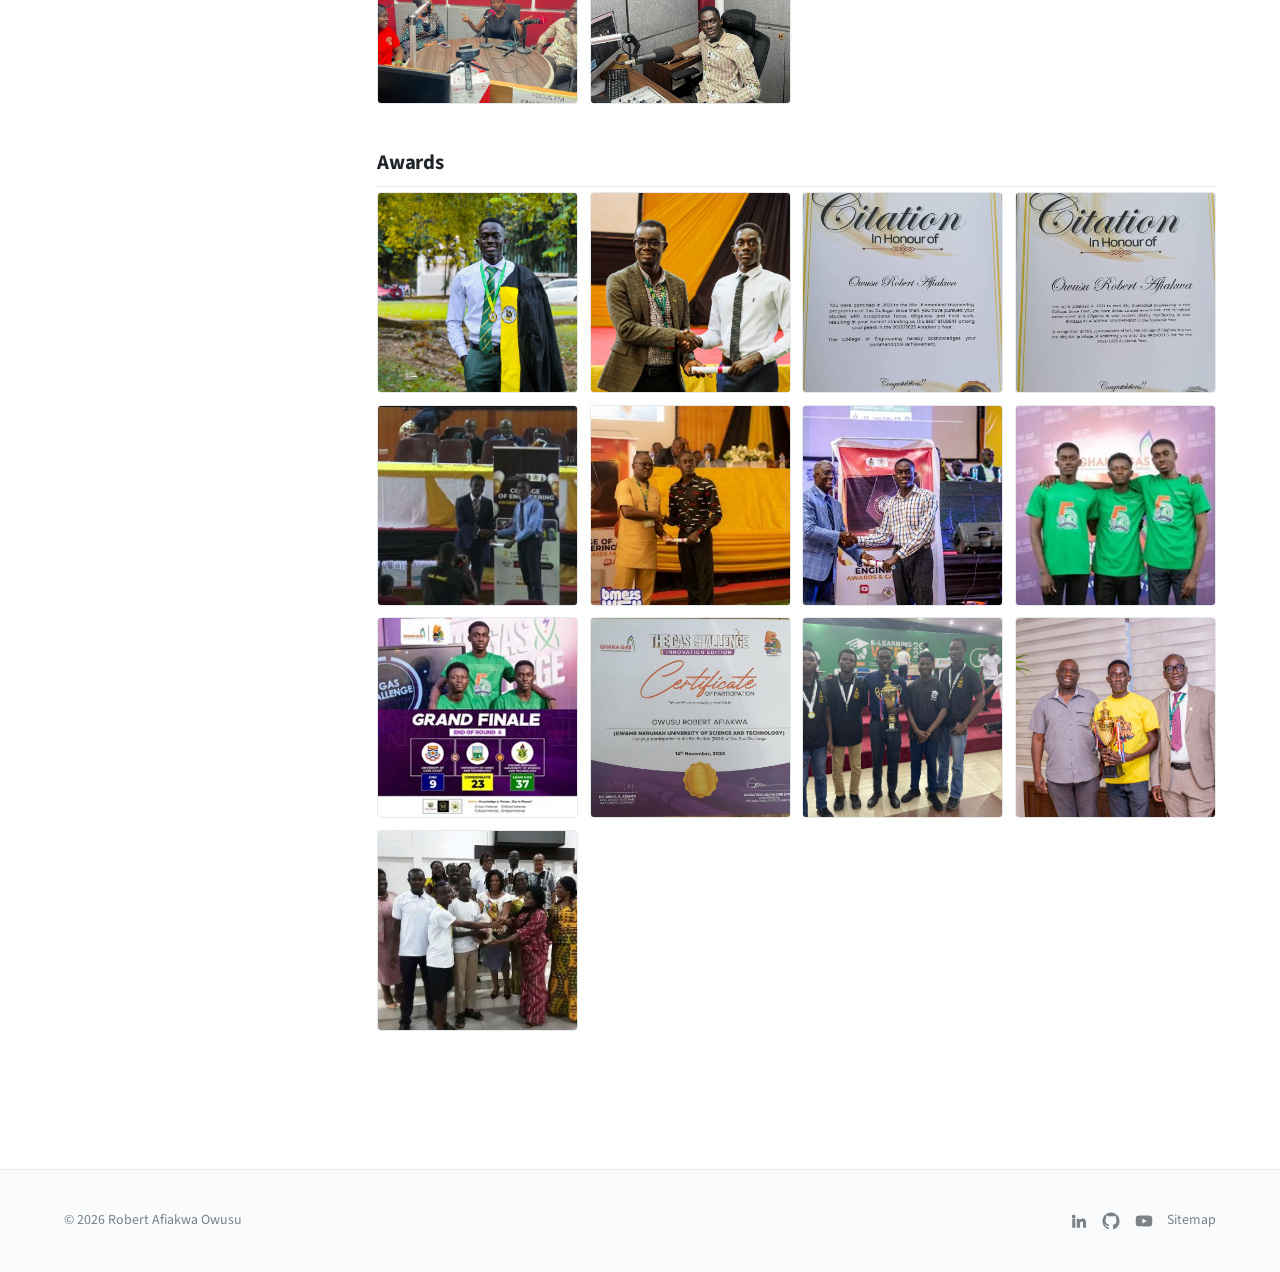
<file: gallery/index.html>
<!DOCTYPE html>
<html lang="en">
<head>
<meta charset="utf-8">
<meta name="viewport" content="width=device-width, initial-scale=1">
<title>Gallery · Robert Afiakwa Owusu</title>
<meta name="description" content="Photographs from research, conferences, teaching and community work.">
<meta name="author" content="Robert Afiakwa Owusu">
<meta property="og:site_name" content="Robert Afiakwa Owusu">
<meta property="og:title" content="Gallery">
<meta property="og:description" content="Photographs from research, conferences, teaching and community work.">
<meta property="og:type" content="website">
<meta property="og:image" content="https://raowusu15.github.io/assets/img/headshot.jpg">
<meta name="theme-color" content="#ffffff">
<link rel="icon" href="../assets/img/headshot.jpg">
<link rel="preconnect" href="https://fonts.googleapis.com">
<link rel="preconnect" href="https://fonts.gstatic.com" crossorigin>
<link href="https://fonts.googleapis.com/css2?family=Source+Sans+3:wght@400;600;700&family=Source+Serif+4:opsz,wght@8..60,400;8..60,600&display=swap" rel="stylesheet">
<link rel="stylesheet" href="../assets/css/style.css">
</head>
<body data-root="../">
<a class="skip-link" href="#main">Skip to content</a>

<header class="masthead">
  <div class="masthead__inner">
    <a class="masthead__brand" href="../">Robert Owusu</a>
    <nav class="nav" aria-label="Main">
        <a href="../">Home</a>
        <a href="../research/">Research</a>
        <a href="../publications/">Publications</a>
        <a href="../cv/">CV</a>
        <a href="../github/">GitHub</a>
        <a href="../teaching/">Teaching</a>
        <a href="../blog/">Posts</a>
        <a href="../gallery/" aria-current="page">Gallery</a>
    </nav>
    <button class="nav-toggle" aria-label="Menu" aria-expanded="false">
      <svg width="18" height="18" viewBox="0 0 24 24" fill="none" stroke="currentColor" stroke-width="2" stroke-linecap="round"><path d="M3 6h18M3 12h18M3 18h18"/></svg>
    </button>
  </div>
</header>

<div class="wrap">
      <aside class="author">
        <div class="author__avatar">
          <img src="../assets/img/headshot.jpg" alt="Robert Afiakwa Owusu" width="190" height="190">
        </div>
        <div>
          <h2 class="author__name">Robert Afiakwa Owusu</h2>
          <p class="author__role">Computational Bioengineering &middot; AI in Healthcare</p>
          <a class="author__cta" href="mailto:robertowusu118@gmail.com">Get in touch</a>
          <ul class="author__meta">
            <li><svg viewBox="0 0 24 24" fill="none" stroke="currentColor" stroke-width="2" stroke-linecap="round" stroke-linejoin="round"><path d="M20 10c0 6-8 12-8 12s-8-6-8-12a8 8 0 0116 0z"/><circle cx="12" cy="10" r="3"/></svg><span>Kumasi, Ghana</span></li>
            <li><svg viewBox="0 0 24 24" fill="none" stroke="currentColor" stroke-width="2" stroke-linecap="round" stroke-linejoin="round"><path d="M3 21h18M5 21V7l7-4 7 4v14"/><path d="M9 21v-6h6v6"/></svg><span>Kumasi Centre for Collaborative Research (KCCR)</span></li>
            <li><svg viewBox="0 0 24 24" fill="none" stroke="currentColor" stroke-width="2" stroke-linecap="round" stroke-linejoin="round"><path d="M22 9 12 4 2 9l10 5 10-5z"/><path d="M6 11v5c0 1.7 2.7 3 6 3s6-1.3 6-3v-5"/></svg><span>Kwame Nkrumah University of Science and Technology (KNUST)</span></li>
            <li><svg viewBox="0 0 24 24" fill="none" stroke="currentColor" stroke-width="2" stroke-linecap="round" stroke-linejoin="round"><rect x="2" y="4" width="20" height="16" rx="2"/><path d="m2 6 10 7L22 6"/></svg><a href="mailto:robertowusu118@gmail.com">Email</a></li>
            <li><svg viewBox="0 0 24 24" fill="currentColor"><path d="M12 .5C5.7.5.6 5.6.6 12c0 5 3.3 9.3 7.8 10.8.6.1.8-.2.8-.6v-2c-3.2.7-3.9-1.5-3.9-1.5-.5-1.3-1.3-1.7-1.3-1.7-1-.7.1-.7.1-.7 1.1.1 1.7 1.2 1.7 1.2 1 1.8 2.7 1.3 3.4 1 .1-.7.4-1.3.7-1.6-2.6-.3-5.3-1.3-5.3-5.8 0-1.3.5-2.3 1.2-3.2 0-.3-.5-1.5.1-3.1 0 0 1-.3 3.2 1.2a11 11 0 015.8 0C17.1 4.6 18 4.9 18 4.9c.6 1.6.2 2.8.1 3.1.8.9 1.2 1.9 1.2 3.2 0 4.5-2.7 5.5-5.3 5.8.4.4.8 1.1.8 2.2v3.3c0 .3.2.7.8.6 4.5-1.5 7.8-5.8 7.8-10.8C23.4 5.6 18.3.5 12 .5z"/></svg><a href="https://github.com/raowusu15" target="_blank" rel="noopener">GitHub</a></li>
            <li><svg viewBox="0 0 24 24" fill="currentColor"><path d="M4.98 3.5a2.5 2.5 0 11-.02 5 2.5 2.5 0 01.02-5zM3 8.98h4V21H3zM9 8.98h3.8v1.64h.06c.53-1 1.83-2.06 3.76-2.06 4.02 0 4.76 2.65 4.76 6.1V21h-4v-5.5c0-1.31-.02-3-1.83-3-1.83 0-2.11 1.43-2.11 2.9V21H9z"/></svg><a href="https://www.linkedin.com/in/robertowusu1" target="_blank" rel="noopener">LinkedIn</a></li>
            <li><svg viewBox="0 0 24 24" fill="currentColor"><path d="M23 12s0-3.4-.4-5a2.9 2.9 0 00-2-2C18.8 4.5 12 4.5 12 4.5s-6.8 0-8.6.5a2.9 2.9 0 00-2 2C1 8.6 1 12 1 12s0 3.4.4 5a2.9 2.9 0 002 2c1.8.5 8.6.5 8.6.5s6.8 0 8.6-.5a2.9 2.9 0 002-2c.4-1.6.4-5 .4-5zM9.8 15.3V8.7l5.7 3.3z"/></svg><a href="https://youtube.com/@calculusfamily7274" target="_blank" rel="noopener">YouTube</a></li>
          </ul>
        </div>
      </aside>
  <main class="content" id="main">
    <h1 class="page-title">Gallery</h1>
    <p class="page-lede">Research, teaching, conferences, leadership and community work.</p>
    <div id="gallery"><div class="empty">Loading&hellip;</div></div>

  </main>
</div>

<footer class="footer">
  <div class="footer__inner">
    <p>&copy; <span id="year">2026</span> Robert Afiakwa Owusu</p>
    <div class="footer__social">
      <a href="https://www.linkedin.com/in/robertowusu1" target="_blank" rel="noopener" aria-label="LinkedIn"><svg viewBox="0 0 24 24" fill="currentColor"><path d="M4.98 3.5a2.5 2.5 0 11-.02 5 2.5 2.5 0 01.02-5zM3 8.98h4V21H3zM9 8.98h3.8v1.64h.06c.53-1 1.83-2.06 3.76-2.06 4.02 0 4.76 2.65 4.76 6.1V21h-4v-5.5c0-1.31-.02-3-1.83-3-1.83 0-2.11 1.43-2.11 2.9V21H9z"/></svg></a>
      <a href="https://github.com/raowusu15" target="_blank" rel="noopener" aria-label="GitHub"><svg viewBox="0 0 24 24" fill="currentColor"><path d="M12 .5C5.7.5.6 5.6.6 12c0 5 3.3 9.3 7.8 10.8.6.1.8-.2.8-.6v-2c-3.2.7-3.9-1.5-3.9-1.5-.5-1.3-1.3-1.7-1.3-1.7-1-.7.1-.7.1-.7 1.1.1 1.7 1.2 1.7 1.2 1 1.8 2.7 1.3 3.4 1 .1-.7.4-1.3.7-1.6-2.6-.3-5.3-1.3-5.3-5.8 0-1.3.5-2.3 1.2-3.2 0-.3-.5-1.5.1-3.1 0 0 1-.3 3.2 1.2a11 11 0 015.8 0C17.1 4.6 18 4.9 18 4.9c.6 1.6.2 2.8.1 3.1.8.9 1.2 1.9 1.2 3.2 0 4.5-2.7 5.5-5.3 5.8.4.4.8 1.1.8 2.2v3.3c0 .3.2.7.8.6 4.5-1.5 7.8-5.8 7.8-10.8C23.4 5.6 18.3.5 12 .5z"/></svg></a>
      <a href="https://youtube.com/@calculusfamily7274" target="_blank" rel="noopener" aria-label="YouTube"><svg viewBox="0 0 24 24" fill="currentColor"><path d="M23 12s0-3.4-.4-5a2.9 2.9 0 00-2-2C18.8 4.5 12 4.5 12 4.5s-6.8 0-8.6.5a2.9 2.9 0 00-2 2C1 8.6 1 12 1 12s0 3.4.4 5a2.9 2.9 0 002 2c1.8.5 8.6.5 8.6.5s6.8 0 8.6-.5a2.9 2.9 0 002-2c.4-1.6.4-5 .4-5zM9.8 15.3V8.7l5.7 3.3z"/></svg></a>
      <a href="../sitemap/">Sitemap</a>
    </div>
  </div>
</footer>

<script src="../assets/js/site.js"></script>
</body>
</html>
</file>
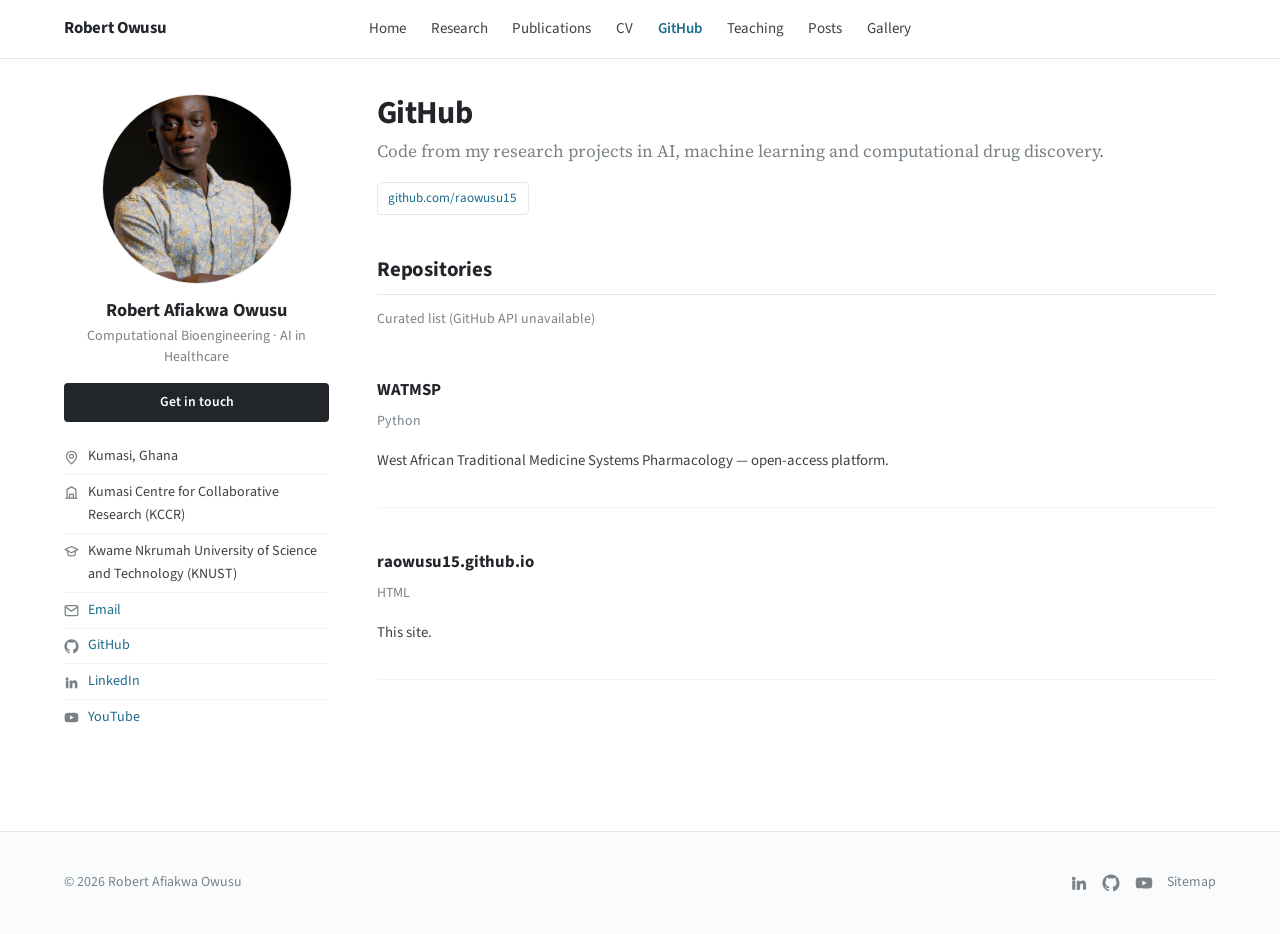
<file: github/index.html>
<!DOCTYPE html>
<html lang="en">
<head>
<meta charset="utf-8">
<meta name="viewport" content="width=device-width, initial-scale=1">
<title>GitHub · Robert Afiakwa Owusu</title>
<meta name="description" content="Open-source code by Robert Afiakwa Owusu.">
<meta name="author" content="Robert Afiakwa Owusu">
<meta property="og:site_name" content="Robert Afiakwa Owusu">
<meta property="og:title" content="GitHub">
<meta property="og:description" content="Open-source code by Robert Afiakwa Owusu.">
<meta property="og:type" content="website">
<meta property="og:image" content="https://raowusu15.github.io/assets/img/headshot.jpg">
<meta name="theme-color" content="#ffffff">
<link rel="icon" href="../assets/img/headshot.jpg">
<link rel="preconnect" href="https://fonts.googleapis.com">
<link rel="preconnect" href="https://fonts.gstatic.com" crossorigin>
<link href="https://fonts.googleapis.com/css2?family=Source+Sans+3:wght@400;600;700&family=Source+Serif+4:opsz,wght@8..60,400;8..60,600&display=swap" rel="stylesheet">
<link rel="stylesheet" href="../assets/css/style.css">
</head>
<body data-root="../">
<a class="skip-link" href="#main">Skip to content</a>

<header class="masthead">
  <div class="masthead__inner">
    <a class="masthead__brand" href="../">Robert Owusu</a>
    <nav class="nav" aria-label="Main">
        <a href="../">Home</a>
        <a href="../research/">Research</a>
        <a href="../publications/">Publications</a>
        <a href="../cv/">CV</a>
        <a href="../github/" aria-current="page">GitHub</a>
        <a href="../teaching/">Teaching</a>
        <a href="../blog/">Posts</a>
        <a href="../gallery/">Gallery</a>
    </nav>
    <button class="nav-toggle" aria-label="Menu" aria-expanded="false">
      <svg width="18" height="18" viewBox="0 0 24 24" fill="none" stroke="currentColor" stroke-width="2" stroke-linecap="round"><path d="M3 6h18M3 12h18M3 18h18"/></svg>
    </button>
  </div>
</header>

<div class="wrap">
      <aside class="author">
        <div class="author__avatar">
          <img src="../assets/img/headshot.jpg" alt="Robert Afiakwa Owusu" width="190" height="190">
        </div>
        <div>
          <h2 class="author__name">Robert Afiakwa Owusu</h2>
          <p class="author__role">Computational Bioengineering &middot; AI in Healthcare</p>
          <a class="author__cta" href="mailto:robertowusu118@gmail.com">Get in touch</a>
          <ul class="author__meta">
            <li><svg viewBox="0 0 24 24" fill="none" stroke="currentColor" stroke-width="2" stroke-linecap="round" stroke-linejoin="round"><path d="M20 10c0 6-8 12-8 12s-8-6-8-12a8 8 0 0116 0z"/><circle cx="12" cy="10" r="3"/></svg><span>Kumasi, Ghana</span></li>
            <li><svg viewBox="0 0 24 24" fill="none" stroke="currentColor" stroke-width="2" stroke-linecap="round" stroke-linejoin="round"><path d="M3 21h18M5 21V7l7-4 7 4v14"/><path d="M9 21v-6h6v6"/></svg><span>Kumasi Centre for Collaborative Research (KCCR)</span></li>
            <li><svg viewBox="0 0 24 24" fill="none" stroke="currentColor" stroke-width="2" stroke-linecap="round" stroke-linejoin="round"><path d="M22 9 12 4 2 9l10 5 10-5z"/><path d="M6 11v5c0 1.7 2.7 3 6 3s6-1.3 6-3v-5"/></svg><span>Kwame Nkrumah University of Science and Technology (KNUST)</span></li>
            <li><svg viewBox="0 0 24 24" fill="none" stroke="currentColor" stroke-width="2" stroke-linecap="round" stroke-linejoin="round"><rect x="2" y="4" width="20" height="16" rx="2"/><path d="m2 6 10 7L22 6"/></svg><a href="mailto:robertowusu118@gmail.com">Email</a></li>
            <li><svg viewBox="0 0 24 24" fill="currentColor"><path d="M12 .5C5.7.5.6 5.6.6 12c0 5 3.3 9.3 7.8 10.8.6.1.8-.2.8-.6v-2c-3.2.7-3.9-1.5-3.9-1.5-.5-1.3-1.3-1.7-1.3-1.7-1-.7.1-.7.1-.7 1.1.1 1.7 1.2 1.7 1.2 1 1.8 2.7 1.3 3.4 1 .1-.7.4-1.3.7-1.6-2.6-.3-5.3-1.3-5.3-5.8 0-1.3.5-2.3 1.2-3.2 0-.3-.5-1.5.1-3.1 0 0 1-.3 3.2 1.2a11 11 0 015.8 0C17.1 4.6 18 4.9 18 4.9c.6 1.6.2 2.8.1 3.1.8.9 1.2 1.9 1.2 3.2 0 4.5-2.7 5.5-5.3 5.8.4.4.8 1.1.8 2.2v3.3c0 .3.2.7.8.6 4.5-1.5 7.8-5.8 7.8-10.8C23.4 5.6 18.3.5 12 .5z"/></svg><a href="https://github.com/raowusu15" target="_blank" rel="noopener">GitHub</a></li>
            <li><svg viewBox="0 0 24 24" fill="currentColor"><path d="M4.98 3.5a2.5 2.5 0 11-.02 5 2.5 2.5 0 01.02-5zM3 8.98h4V21H3zM9 8.98h3.8v1.64h.06c.53-1 1.83-2.06 3.76-2.06 4.02 0 4.76 2.65 4.76 6.1V21h-4v-5.5c0-1.31-.02-3-1.83-3-1.83 0-2.11 1.43-2.11 2.9V21H9z"/></svg><a href="https://www.linkedin.com/in/robertowusu1" target="_blank" rel="noopener">LinkedIn</a></li>
            <li><svg viewBox="0 0 24 24" fill="currentColor"><path d="M23 12s0-3.4-.4-5a2.9 2.9 0 00-2-2C18.8 4.5 12 4.5 12 4.5s-6.8 0-8.6.5a2.9 2.9 0 00-2 2C1 8.6 1 12 1 12s0 3.4.4 5a2.9 2.9 0 002 2c1.8.5 8.6.5 8.6.5s6.8 0 8.6-.5a2.9 2.9 0 002-2c.4-1.6.4-5 .4-5zM9.8 15.3V8.7l5.7 3.3z"/></svg><a href="https://youtube.com/@calculusfamily7274" target="_blank" rel="noopener">YouTube</a></li>
          </ul>
        </div>
      </aside>
  <main class="content" id="main">
    <h1 class="page-title">GitHub</h1>
    <p class="page-lede">Code from my research projects in AI, machine learning and computational drug discovery.</p>

    <p><a class="pill" href="https://github.com/raowusu15" target="_blank" rel="noopener">github.com/raowusu15</a></p>

    <h2>Repositories</h2>
    <p class="entry__meta" id="repos-source">Loading&hellip;</p>
    <div id="repos" data-user="raowusu15"><div class="empty">Loading repositories&hellip;</div></div>

  </main>
</div>

<footer class="footer">
  <div class="footer__inner">
    <p>&copy; <span id="year">2026</span> Robert Afiakwa Owusu</p>
    <div class="footer__social">
      <a href="https://www.linkedin.com/in/robertowusu1" target="_blank" rel="noopener" aria-label="LinkedIn"><svg viewBox="0 0 24 24" fill="currentColor"><path d="M4.98 3.5a2.5 2.5 0 11-.02 5 2.5 2.5 0 01.02-5zM3 8.98h4V21H3zM9 8.98h3.8v1.64h.06c.53-1 1.83-2.06 3.76-2.06 4.02 0 4.76 2.65 4.76 6.1V21h-4v-5.5c0-1.31-.02-3-1.83-3-1.83 0-2.11 1.43-2.11 2.9V21H9z"/></svg></a>
      <a href="https://github.com/raowusu15" target="_blank" rel="noopener" aria-label="GitHub"><svg viewBox="0 0 24 24" fill="currentColor"><path d="M12 .5C5.7.5.6 5.6.6 12c0 5 3.3 9.3 7.8 10.8.6.1.8-.2.8-.6v-2c-3.2.7-3.9-1.5-3.9-1.5-.5-1.3-1.3-1.7-1.3-1.7-1-.7.1-.7.1-.7 1.1.1 1.7 1.2 1.7 1.2 1 1.8 2.7 1.3 3.4 1 .1-.7.4-1.3.7-1.6-2.6-.3-5.3-1.3-5.3-5.8 0-1.3.5-2.3 1.2-3.2 0-.3-.5-1.5.1-3.1 0 0 1-.3 3.2 1.2a11 11 0 015.8 0C17.1 4.6 18 4.9 18 4.9c.6 1.6.2 2.8.1 3.1.8.9 1.2 1.9 1.2 3.2 0 4.5-2.7 5.5-5.3 5.8.4.4.8 1.1.8 2.2v3.3c0 .3.2.7.8.6 4.5-1.5 7.8-5.8 7.8-10.8C23.4 5.6 18.3.5 12 .5z"/></svg></a>
      <a href="https://youtube.com/@calculusfamily7274" target="_blank" rel="noopener" aria-label="YouTube"><svg viewBox="0 0 24 24" fill="currentColor"><path d="M23 12s0-3.4-.4-5a2.9 2.9 0 00-2-2C18.8 4.5 12 4.5 12 4.5s-6.8 0-8.6.5a2.9 2.9 0 00-2 2C1 8.6 1 12 1 12s0 3.4.4 5a2.9 2.9 0 002 2c1.8.5 8.6.5 8.6.5s6.8 0 8.6-.5a2.9 2.9 0 002-2c.4-1.6.4-5 .4-5zM9.8 15.3V8.7l5.7 3.3z"/></svg></a>
      <a href="../sitemap/">Sitemap</a>
    </div>
  </div>
</footer>

<script src="../assets/js/site.js"></script>
</body>
</html>
</file>
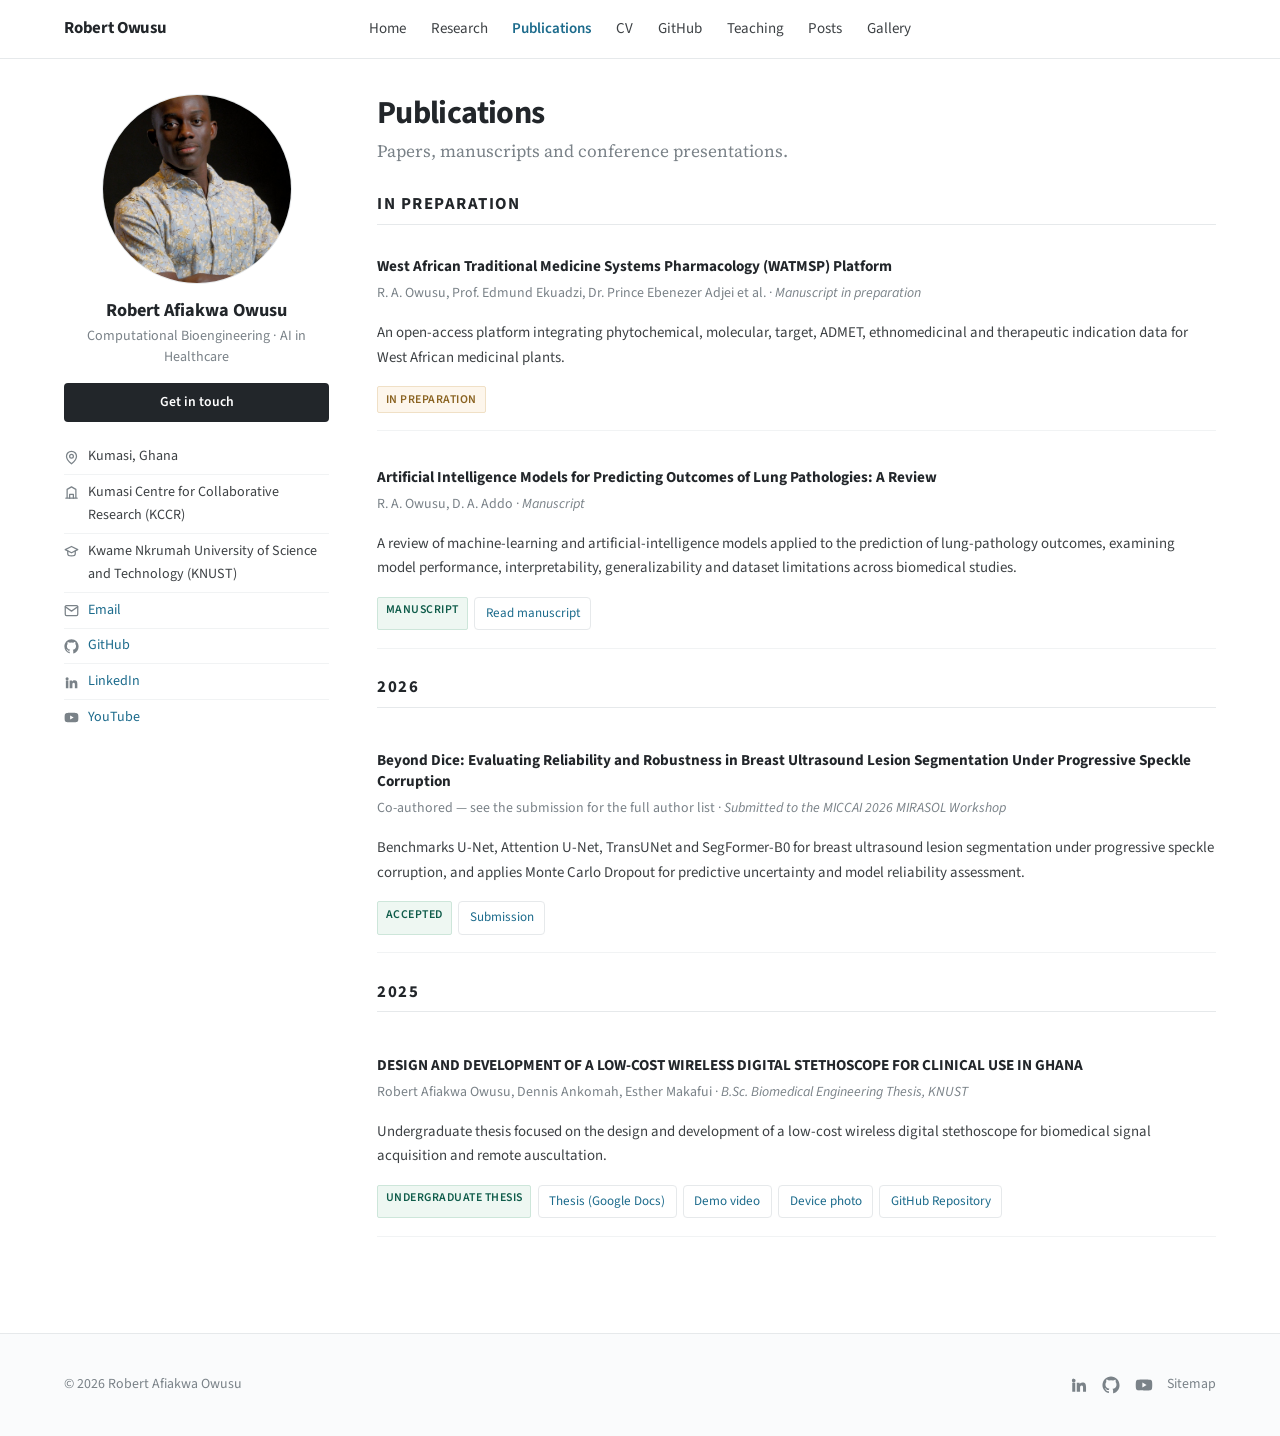
<file: publications/index.html>
<!DOCTYPE html>
<html lang="en">
<head>
<meta charset="utf-8">
<meta name="viewport" content="width=device-width, initial-scale=1">
<title>Publications · Robert Afiakwa Owusu</title>
<meta name="description" content="Publications and manuscripts by Robert Afiakwa Owusu.">
<meta name="author" content="Robert Afiakwa Owusu">
<meta property="og:site_name" content="Robert Afiakwa Owusu">
<meta property="og:title" content="Publications">
<meta property="og:description" content="Publications and manuscripts by Robert Afiakwa Owusu.">
<meta property="og:type" content="website">
<meta property="og:image" content="https://raowusu15.github.io/assets/img/headshot.jpg">
<meta name="theme-color" content="#ffffff">
<link rel="icon" href="../assets/img/headshot.jpg">
<link rel="preconnect" href="https://fonts.googleapis.com">
<link rel="preconnect" href="https://fonts.gstatic.com" crossorigin>
<link href="https://fonts.googleapis.com/css2?family=Source+Sans+3:wght@400;600;700&family=Source+Serif+4:opsz,wght@8..60,400;8..60,600&display=swap" rel="stylesheet">
<link rel="stylesheet" href="../assets/css/style.css">
</head>
<body data-root="../">
<a class="skip-link" href="#main">Skip to content</a>

<header class="masthead">
  <div class="masthead__inner">
    <a class="masthead__brand" href="../">Robert Owusu</a>
    <nav class="nav" aria-label="Main">
        <a href="../">Home</a>
        <a href="../research/">Research</a>
        <a href="../publications/" aria-current="page">Publications</a>
        <a href="../cv/">CV</a>
        <a href="../github/">GitHub</a>
        <a href="../teaching/">Teaching</a>
        <a href="../blog/">Posts</a>
        <a href="../gallery/">Gallery</a>
    </nav>
    <button class="nav-toggle" aria-label="Menu" aria-expanded="false">
      <svg width="18" height="18" viewBox="0 0 24 24" fill="none" stroke="currentColor" stroke-width="2" stroke-linecap="round"><path d="M3 6h18M3 12h18M3 18h18"/></svg>
    </button>
  </div>
</header>

<div class="wrap">
      <aside class="author">
        <div class="author__avatar">
          <img src="../assets/img/headshot.jpg" alt="Robert Afiakwa Owusu" width="190" height="190">
        </div>
        <div>
          <h2 class="author__name">Robert Afiakwa Owusu</h2>
          <p class="author__role">Computational Bioengineering &middot; AI in Healthcare</p>
          <a class="author__cta" href="mailto:robertowusu118@gmail.com">Get in touch</a>
          <ul class="author__meta">
            <li><svg viewBox="0 0 24 24" fill="none" stroke="currentColor" stroke-width="2" stroke-linecap="round" stroke-linejoin="round"><path d="M20 10c0 6-8 12-8 12s-8-6-8-12a8 8 0 0116 0z"/><circle cx="12" cy="10" r="3"/></svg><span>Kumasi, Ghana</span></li>
            <li><svg viewBox="0 0 24 24" fill="none" stroke="currentColor" stroke-width="2" stroke-linecap="round" stroke-linejoin="round"><path d="M3 21h18M5 21V7l7-4 7 4v14"/><path d="M9 21v-6h6v6"/></svg><span>Kumasi Centre for Collaborative Research (KCCR)</span></li>
            <li><svg viewBox="0 0 24 24" fill="none" stroke="currentColor" stroke-width="2" stroke-linecap="round" stroke-linejoin="round"><path d="M22 9 12 4 2 9l10 5 10-5z"/><path d="M6 11v5c0 1.7 2.7 3 6 3s6-1.3 6-3v-5"/></svg><span>Kwame Nkrumah University of Science and Technology (KNUST)</span></li>
            <li><svg viewBox="0 0 24 24" fill="none" stroke="currentColor" stroke-width="2" stroke-linecap="round" stroke-linejoin="round"><rect x="2" y="4" width="20" height="16" rx="2"/><path d="m2 6 10 7L22 6"/></svg><a href="mailto:robertowusu118@gmail.com">Email</a></li>
            <li><svg viewBox="0 0 24 24" fill="currentColor"><path d="M12 .5C5.7.5.6 5.6.6 12c0 5 3.3 9.3 7.8 10.8.6.1.8-.2.8-.6v-2c-3.2.7-3.9-1.5-3.9-1.5-.5-1.3-1.3-1.7-1.3-1.7-1-.7.1-.7.1-.7 1.1.1 1.7 1.2 1.7 1.2 1 1.8 2.7 1.3 3.4 1 .1-.7.4-1.3.7-1.6-2.6-.3-5.3-1.3-5.3-5.8 0-1.3.5-2.3 1.2-3.2 0-.3-.5-1.5.1-3.1 0 0 1-.3 3.2 1.2a11 11 0 015.8 0C17.1 4.6 18 4.9 18 4.9c.6 1.6.2 2.8.1 3.1.8.9 1.2 1.9 1.2 3.2 0 4.5-2.7 5.5-5.3 5.8.4.4.8 1.1.8 2.2v3.3c0 .3.2.7.8.6 4.5-1.5 7.8-5.8 7.8-10.8C23.4 5.6 18.3.5 12 .5z"/></svg><a href="https://github.com/raowusu15" target="_blank" rel="noopener">GitHub</a></li>
            <li><svg viewBox="0 0 24 24" fill="currentColor"><path d="M4.98 3.5a2.5 2.5 0 11-.02 5 2.5 2.5 0 01.02-5zM3 8.98h4V21H3zM9 8.98h3.8v1.64h.06c.53-1 1.83-2.06 3.76-2.06 4.02 0 4.76 2.65 4.76 6.1V21h-4v-5.5c0-1.31-.02-3-1.83-3-1.83 0-2.11 1.43-2.11 2.9V21H9z"/></svg><a href="https://www.linkedin.com/in/robertowusu1" target="_blank" rel="noopener">LinkedIn</a></li>
            <li><svg viewBox="0 0 24 24" fill="currentColor"><path d="M23 12s0-3.4-.4-5a2.9 2.9 0 00-2-2C18.8 4.5 12 4.5 12 4.5s-6.8 0-8.6.5a2.9 2.9 0 00-2 2C1 8.6 1 12 1 12s0 3.4.4 5a2.9 2.9 0 002 2c1.8.5 8.6.5 8.6.5s6.8 0 8.6-.5a2.9 2.9 0 002-2c.4-1.6.4-5 .4-5zM9.8 15.3V8.7l5.7 3.3z"/></svg><a href="https://youtube.com/@calculusfamily7274" target="_blank" rel="noopener">YouTube</a></li>
          </ul>
        </div>
      </aside>
  <main class="content" id="main">
    <h1 class="page-title">Publications</h1>
    <p class="page-lede">Papers, manuscripts and conference presentations.</p>

    <div id="publications"><div class="empty">Loading&hellip;</div></div>
    <noscript><p>This list is generated from <code>data/publications.json</code>.</p></noscript>

  </main>
</div>

<footer class="footer">
  <div class="footer__inner">
    <p>&copy; <span id="year">2026</span> Robert Afiakwa Owusu</p>
    <div class="footer__social">
      <a href="https://www.linkedin.com/in/robertowusu1" target="_blank" rel="noopener" aria-label="LinkedIn"><svg viewBox="0 0 24 24" fill="currentColor"><path d="M4.98 3.5a2.5 2.5 0 11-.02 5 2.5 2.5 0 01.02-5zM3 8.98h4V21H3zM9 8.98h3.8v1.64h.06c.53-1 1.83-2.06 3.76-2.06 4.02 0 4.76 2.65 4.76 6.1V21h-4v-5.5c0-1.31-.02-3-1.83-3-1.83 0-2.11 1.43-2.11 2.9V21H9z"/></svg></a>
      <a href="https://github.com/raowusu15" target="_blank" rel="noopener" aria-label="GitHub"><svg viewBox="0 0 24 24" fill="currentColor"><path d="M12 .5C5.7.5.6 5.6.6 12c0 5 3.3 9.3 7.8 10.8.6.1.8-.2.8-.6v-2c-3.2.7-3.9-1.5-3.9-1.5-.5-1.3-1.3-1.7-1.3-1.7-1-.7.1-.7.1-.7 1.1.1 1.7 1.2 1.7 1.2 1 1.8 2.7 1.3 3.4 1 .1-.7.4-1.3.7-1.6-2.6-.3-5.3-1.3-5.3-5.8 0-1.3.5-2.3 1.2-3.2 0-.3-.5-1.5.1-3.1 0 0 1-.3 3.2 1.2a11 11 0 015.8 0C17.1 4.6 18 4.9 18 4.9c.6 1.6.2 2.8.1 3.1.8.9 1.2 1.9 1.2 3.2 0 4.5-2.7 5.5-5.3 5.8.4.4.8 1.1.8 2.2v3.3c0 .3.2.7.8.6 4.5-1.5 7.8-5.8 7.8-10.8C23.4 5.6 18.3.5 12 .5z"/></svg></a>
      <a href="https://youtube.com/@calculusfamily7274" target="_blank" rel="noopener" aria-label="YouTube"><svg viewBox="0 0 24 24" fill="currentColor"><path d="M23 12s0-3.4-.4-5a2.9 2.9 0 00-2-2C18.8 4.5 12 4.5 12 4.5s-6.8 0-8.6.5a2.9 2.9 0 00-2 2C1 8.6 1 12 1 12s0 3.4.4 5a2.9 2.9 0 002 2c1.8.5 8.6.5 8.6.5s6.8 0 8.6-.5a2.9 2.9 0 002-2c.4-1.6.4-5 .4-5zM9.8 15.3V8.7l5.7 3.3z"/></svg></a>
      <a href="../sitemap/">Sitemap</a>
    </div>
  </div>
</footer>

<script src="../assets/js/site.js"></script>
</body>
</html>
</file>
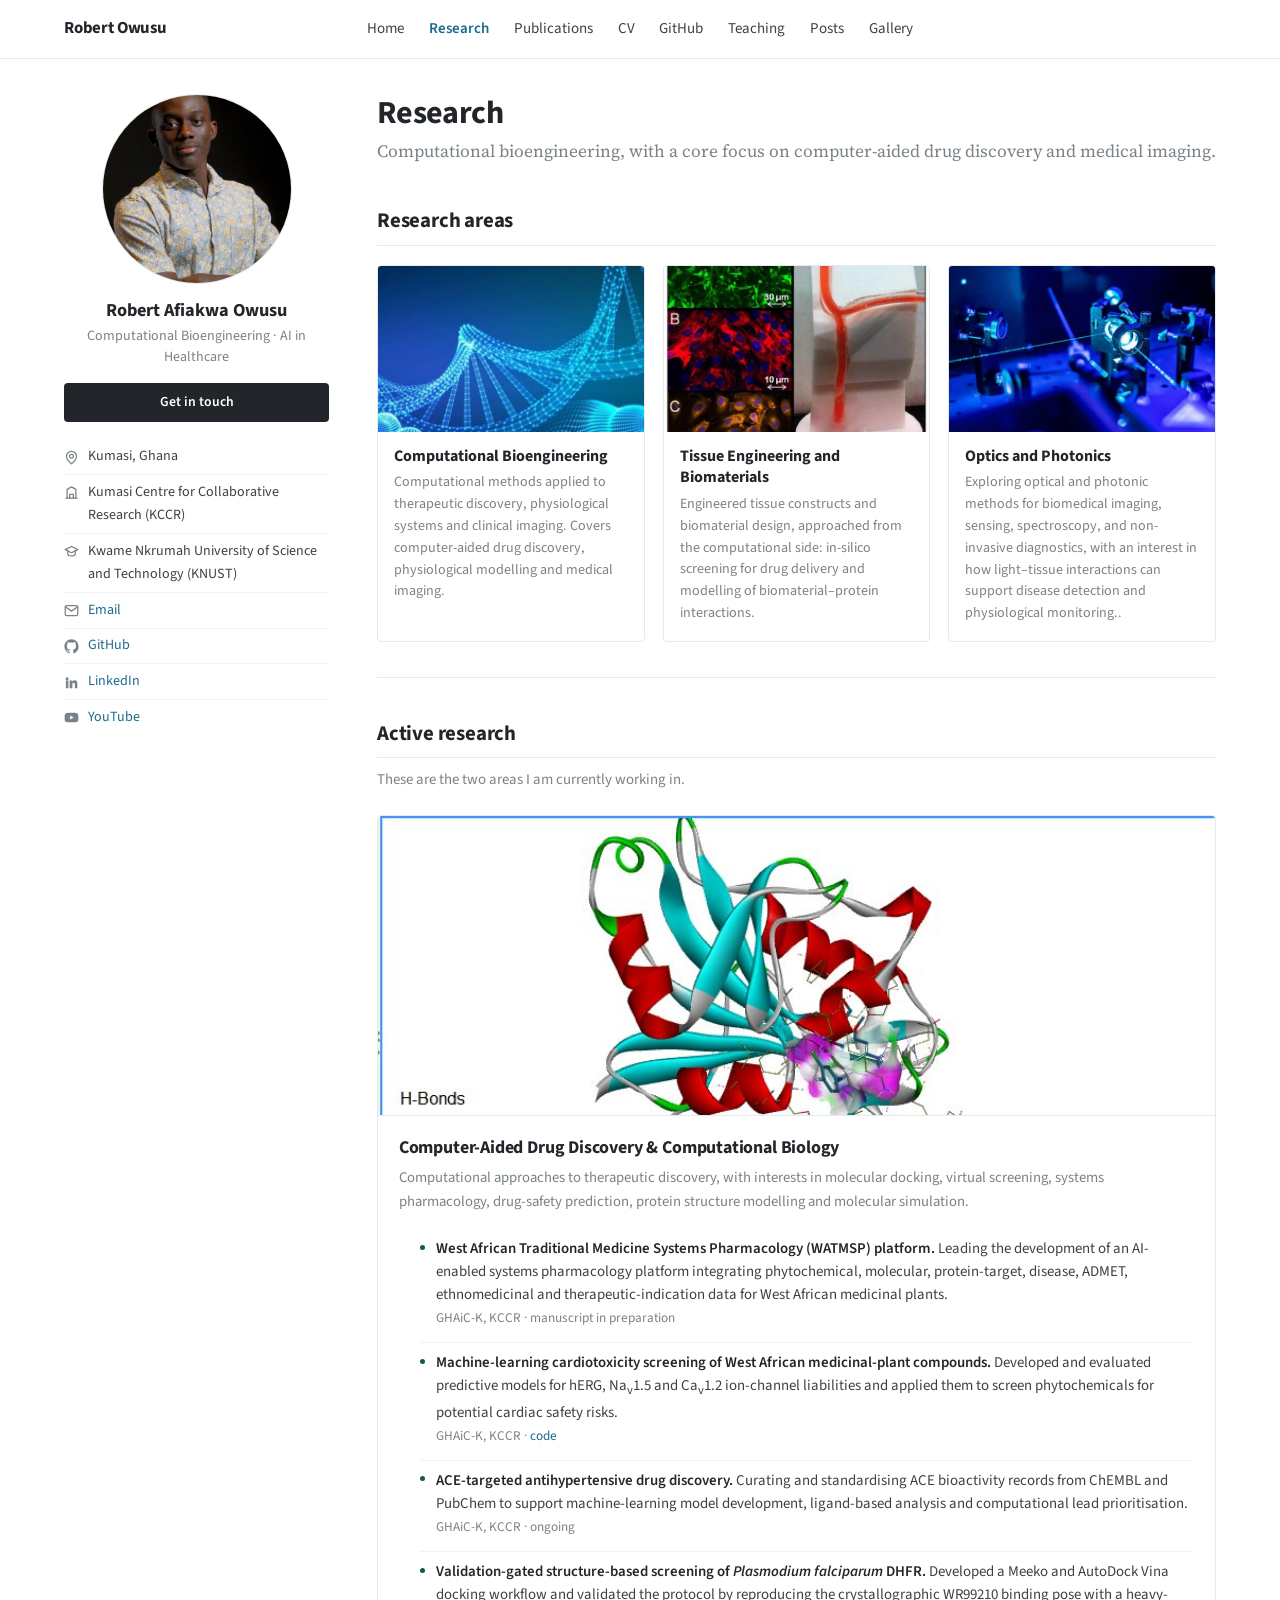
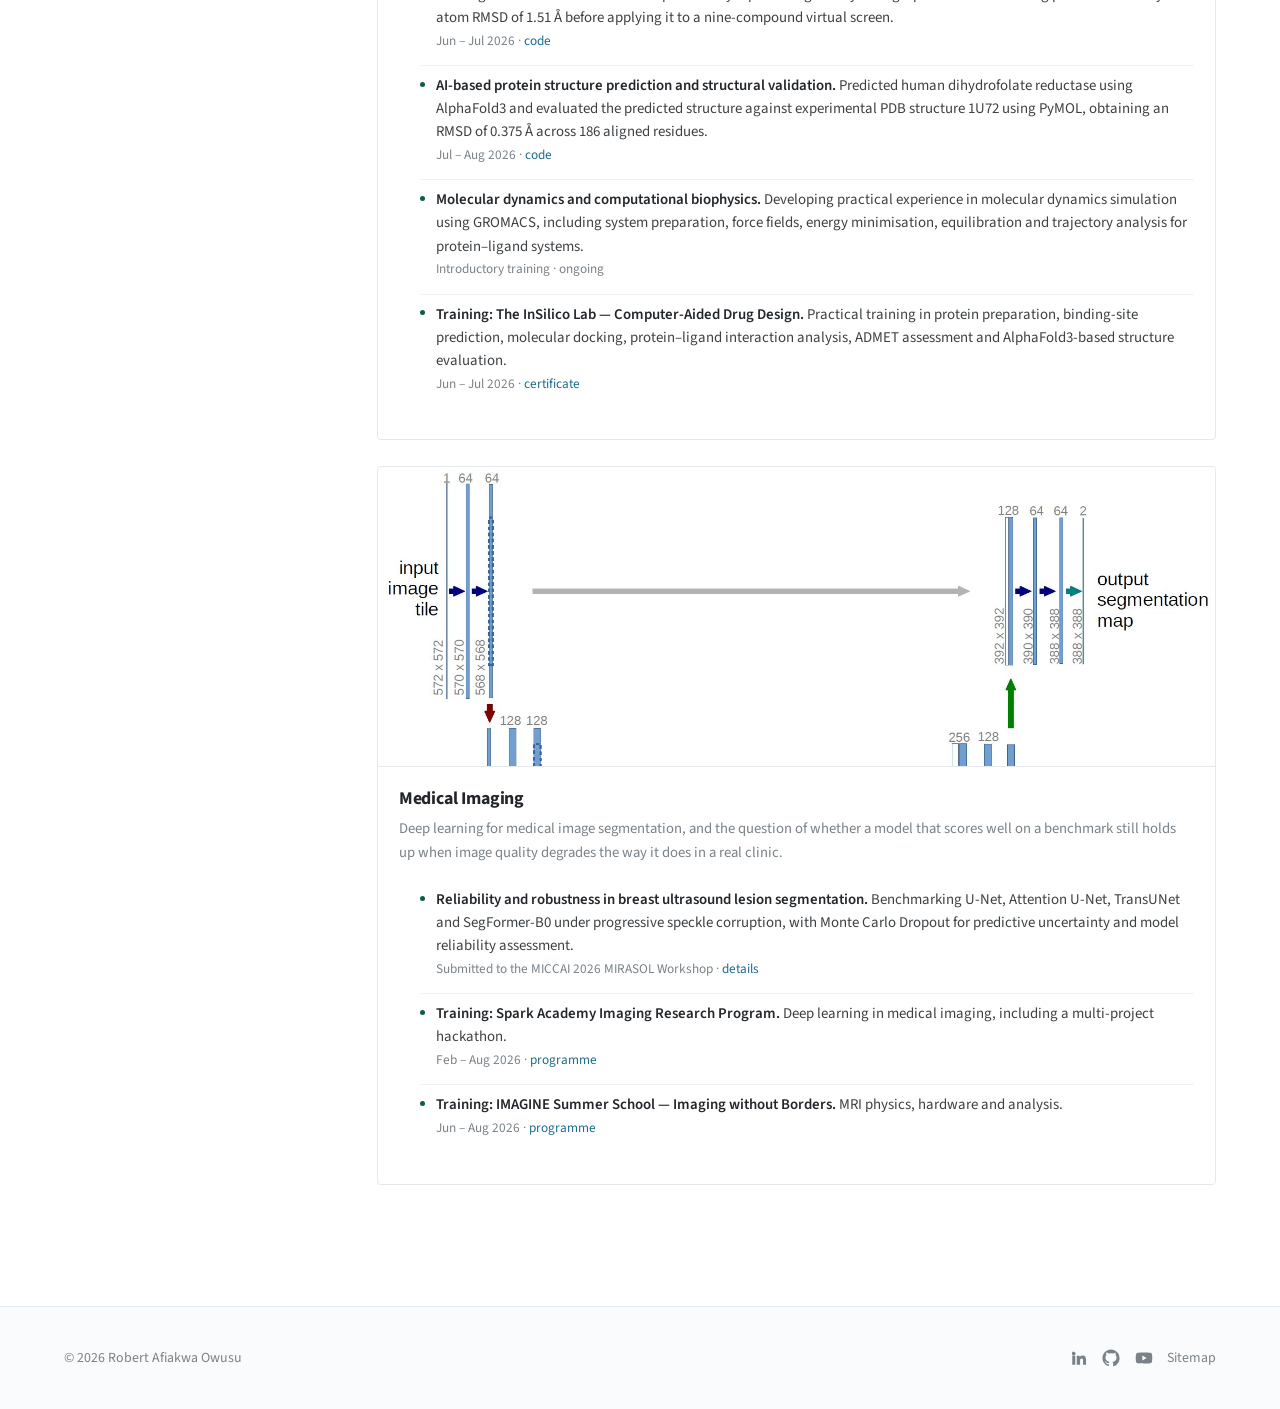
<file: research/index.html>
<!DOCTYPE html>
<html lang="en">
<head>
<meta charset="utf-8">
<meta name="viewport" content="width=device-width, initial-scale=1">
<title>Research · Robert Afiakwa Owusu</title>
<meta name="description" content="Research areas and active research of Robert Afiakwa Owusu — computational bioengineering, computer-aided drug discovery and medical imaging.">
<meta name="author" content="Robert Afiakwa Owusu">
<meta property="og:site_name" content="Robert Afiakwa Owusu">
<meta property="og:title" content="Research">
<meta property="og:description" content="Research areas and active research of Robert Afiakwa Owusu — computational bioengineering, computer-aided drug discovery and medical imaging.">
<meta property="og:type" content="website">
<meta property="og:image" content="https://raowusu15.github.io/assets/img/headshot.jpg">
<meta name="theme-color" content="#ffffff">
<link rel="icon" href="../assets/img/headshot.jpg">
<link rel="preconnect" href="https://fonts.googleapis.com">
<link rel="preconnect" href="https://fonts.gstatic.com" crossorigin>
<link href="https://fonts.googleapis.com/css2?family=Source+Sans+3:wght@400;600;700&family=Source+Serif+4:opsz,wght@8..60,400;8..60,600&display=swap" rel="stylesheet">
<link rel="stylesheet" href="../assets/css/style.css">
</head>
<body data-root="../">
<a class="skip-link" href="#main">Skip to content</a>

<header class="masthead">
  <div class="masthead__inner">
    <a class="masthead__brand" href="../">Robert Owusu</a>
    <nav class="nav" aria-label="Main">
        <a href="../">Home</a>
        <a href="../research/" aria-current="page">Research</a>
        <a href="../publications/">Publications</a>
        <a href="../cv/">CV</a>
        <a href="../github/">GitHub</a>
        <a href="../teaching/">Teaching</a>
        <a href="../blog/">Posts</a>
        <a href="../gallery/">Gallery</a>
    </nav>
    <button class="nav-toggle" aria-label="Menu" aria-expanded="false">
      <svg width="18" height="18" viewBox="0 0 24 24" fill="none" stroke="currentColor" stroke-width="2" stroke-linecap="round"><path d="M3 6h18M3 12h18M3 18h18"/></svg>
    </button>
  </div>
</header>

<div class="wrap">
      <aside class="author">
        <div class="author__avatar">
          <img src="../assets/img/headshot.jpg" alt="Robert Afiakwa Owusu" width="190" height="190">
        </div>
        <div>
          <h2 class="author__name">Robert Afiakwa Owusu</h2>
          <p class="author__role">Computational Bioengineering &middot; AI in Healthcare</p>
          <a class="author__cta" href="mailto:robertowusu118@gmail.com">Get in touch</a>
          <ul class="author__meta">
            <li><svg viewBox="0 0 24 24" fill="none" stroke="currentColor" stroke-width="2" stroke-linecap="round" stroke-linejoin="round"><path d="M20 10c0 6-8 12-8 12s-8-6-8-12a8 8 0 0116 0z"/><circle cx="12" cy="10" r="3"/></svg><span>Kumasi, Ghana</span></li>
            <li><svg viewBox="0 0 24 24" fill="none" stroke="currentColor" stroke-width="2" stroke-linecap="round" stroke-linejoin="round"><path d="M3 21h18M5 21V7l7-4 7 4v14"/><path d="M9 21v-6h6v6"/></svg><span>Kumasi Centre for Collaborative Research (KCCR)</span></li>
            <li><svg viewBox="0 0 24 24" fill="none" stroke="currentColor" stroke-width="2" stroke-linecap="round" stroke-linejoin="round"><path d="M22 9 12 4 2 9l10 5 10-5z"/><path d="M6 11v5c0 1.7 2.7 3 6 3s6-1.3 6-3v-5"/></svg><span>Kwame Nkrumah University of Science and Technology (KNUST)</span></li>
            <li><svg viewBox="0 0 24 24" fill="none" stroke="currentColor" stroke-width="2" stroke-linecap="round" stroke-linejoin="round"><rect x="2" y="4" width="20" height="16" rx="2"/><path d="m2 6 10 7L22 6"/></svg><a href="mailto:robertowusu118@gmail.com">Email</a></li>
            <li><svg viewBox="0 0 24 24" fill="currentColor"><path d="M12 .5C5.7.5.6 5.6.6 12c0 5 3.3 9.3 7.8 10.8.6.1.8-.2.8-.6v-2c-3.2.7-3.9-1.5-3.9-1.5-.5-1.3-1.3-1.7-1.3-1.7-1-.7.1-.7.1-.7 1.1.1 1.7 1.2 1.7 1.2 1 1.8 2.7 1.3 3.4 1 .1-.7.4-1.3.7-1.6-2.6-.3-5.3-1.3-5.3-5.8 0-1.3.5-2.3 1.2-3.2 0-.3-.5-1.5.1-3.1 0 0 1-.3 3.2 1.2a11 11 0 015.8 0C17.1 4.6 18 4.9 18 4.9c.6 1.6.2 2.8.1 3.1.8.9 1.2 1.9 1.2 3.2 0 4.5-2.7 5.5-5.3 5.8.4.4.8 1.1.8 2.2v3.3c0 .3.2.7.8.6 4.5-1.5 7.8-5.8 7.8-10.8C23.4 5.6 18.3.5 12 .5z"/></svg><a href="https://github.com/raowusu15" target="_blank" rel="noopener">GitHub</a></li>
            <li><svg viewBox="0 0 24 24" fill="currentColor"><path d="M4.98 3.5a2.5 2.5 0 11-.02 5 2.5 2.5 0 01.02-5zM3 8.98h4V21H3zM9 8.98h3.8v1.64h.06c.53-1 1.83-2.06 3.76-2.06 4.02 0 4.76 2.65 4.76 6.1V21h-4v-5.5c0-1.31-.02-3-1.83-3-1.83 0-2.11 1.43-2.11 2.9V21H9z"/></svg><a href="https://www.linkedin.com/in/robertowusu1" target="_blank" rel="noopener">LinkedIn</a></li>
            <li><svg viewBox="0 0 24 24" fill="currentColor"><path d="M23 12s0-3.4-.4-5a2.9 2.9 0 00-2-2C18.8 4.5 12 4.5 12 4.5s-6.8 0-8.6.5a2.9 2.9 0 00-2 2C1 8.6 1 12 1 12s0 3.4.4 5a2.9 2.9 0 002 2c1.8.5 8.6.5 8.6.5s6.8 0 8.6-.5a2.9 2.9 0 002-2c.4-1.6.4-5 .4-5zM9.8 15.3V8.7l5.7 3.3z"/></svg><a href="https://youtube.com/@calculusfamily7274" target="_blank" rel="noopener">YouTube</a></li>
          </ul>
        </div>
      </aside>
  <main class="content" id="main">
    <h1 class="page-title">Research</h1>
    <p class="page-lede">Computational bioengineering, with a core focus on computer-aided drug discovery
      and medical imaging.</p>

    <h2>Research areas</h2>
    <div class="research-areas">

      <article class="rarea">
        <div class="rarea__img"><img src="../assets/img/research-compbio.jpg" alt="Computational bioengineering" loading="lazy"></div>
        <div class="rarea__body">
          <h3>Computational Bioengineering</h3>
          <p>Computational methods applied to therapeutic discovery, physiological systems and clinical
            imaging. Covers computer-aided drug discovery, physiological modelling and medical imaging.</p>
        </div>
      </article>

      <article class="rarea">
        <div class="rarea__img"><img src="../assets/img/research-tissue.jpg" alt="Tissue engineering and biomaterials" loading="lazy"></div>
        <div class="rarea__body">
          <h3>Tissue Engineering and Biomaterials</h3>
          <p>Engineered tissue constructs and biomaterial design, approached from the computational side:
            in-silico screening for drug delivery and modelling of biomaterial&ndash;protein interactions.</p>
        </div>
      </article>

      <article class="rarea">
        <div class="rarea__img"><img src="../assets/img/research-optics.jpg" alt="Optics and photonics" loading="lazy"></div>
        <div class="rarea__body">
          <h3>Optics and Photonics</h3>
          <p>Exploring optical and photonic methods for biomedical imaging, sensing, spectroscopy, and non-invasive diagnostics, with an interest in how light–tissue interactions can support disease detection and physiological monitoring..</p>
        </div>
      </article>

    </div>

    <hr class="rule">

    <h2>Active research</h2>
    <p style="font-size:.93rem;color:#7a8288;margin:-.2rem 0 1.4rem;">These are the two areas I am
      currently working in.</p>

  <section class="active-block">

  <div class="active-block__img">
    <img src="../assets/img/research-cadd.jpg"
         alt="Computer-aided drug discovery and molecular modelling"
         loading="lazy">
  </div>

  <div class="active-block__body">

    <h3>Computer-Aided Drug Discovery &amp; Computational Biology</h3>

    <p class="active-block__lede">
      Computational approaches to therapeutic discovery, with interests in
      molecular docking, virtual screening, systems pharmacology, drug-safety
      prediction, protein structure modelling and molecular simulation.
    </p>

    <ul class="work-list">

      <li>
        <strong>West African Traditional Medicine Systems Pharmacology
        (WATMSP) platform.</strong>
        Leading the development of an AI-enabled systems pharmacology platform
        integrating phytochemical, molecular, protein-target, disease, ADMET,
        ethnomedicinal and therapeutic-indication data for West African
        medicinal plants.
        <span class="work-meta">GHAiC-K, KCCR &middot; manuscript in preparation</span>
      </li>

      <li>
        <strong>Machine-learning cardiotoxicity screening of West African
        medicinal-plant compounds.</strong>
        Developed and evaluated predictive models for hERG,
        Na<sub>v</sub>1.5 and Ca<sub>v</sub>1.2 ion-channel liabilities and
        applied them to screen phytochemicals for potential cardiac safety
        risks.
        <span class="work-meta">GHAiC-K, KCCR &middot;
          <a href="https://github.com/raowusu15" target="_blank" rel="noopener">code</a></span>
      </li>

      <li>
        <strong>ACE-targeted antihypertensive drug discovery.</strong>
        Curating and standardising ACE bioactivity records from ChEMBL and
        PubChem to support machine-learning model development, ligand-based
        analysis and computational lead prioritisation.
        <span class="work-meta">GHAiC-K, KCCR &middot; ongoing</span>
      </li>

      <li>
        <strong>Validation-gated structure-based screening of
        <em>Plasmodium falciparum</em> DHFR.</strong>
        Developed a Meeko and AutoDock Vina docking workflow and validated the
        protocol by reproducing the crystallographic WR99210 binding pose with
        a heavy-atom RMSD of 1.51&nbsp;&Aring; before applying it to a
        nine-compound virtual screen.
        <span class="work-meta">Jun &ndash; Jul 2026 &middot;
          <a href="https://github.com/raowusu15" target="_blank" rel="noopener">code</a></span>
      </li>

      <li>
        <strong>AI-based protein structure prediction and structural
        validation.</strong>
        Predicted human dihydrofolate reductase using AlphaFold3 and evaluated
        the predicted structure against experimental PDB structure 1U72 using
        PyMOL, obtaining an RMSD of 0.375&nbsp;&Aring; across 186 aligned
        residues.
        <span class="work-meta">Jul &ndash; Aug 2026 &middot;
          <a href="https://github.com/raowusu15" target="_blank" rel="noopener">code</a></span>
      </li>

      <li>
        <strong>Molecular dynamics and computational biophysics.</strong>
        Developing practical experience in molecular dynamics simulation using
        GROMACS, including system preparation, force fields, energy
        minimisation, equilibration and trajectory analysis for
        protein&ndash;ligand systems.
        <span class="work-meta">Introductory training &middot; ongoing</span>
      </li>

      <li>
        <strong>Training: The InSilico Lab &mdash; Computer-Aided Drug Design.</strong>
        Practical training in protein preparation, binding-site prediction,
        molecular docking, protein&ndash;ligand interaction analysis, ADMET
        assessment and AlphaFold3-based structure evaluation.
        <span class="work-meta">Jun &ndash; Jul 2026 &middot;
          <a href="../assets/img/training-insilico-cert.jpg" target="_blank" rel="noopener">certificate</a></span>
      </li>

    </ul>

  </div>

</section>

    <section class="active-block">
      <div class="active-block__img">
        <img src="../assets/img/research-imaging.jpg" alt="Segmentation network architecture" loading="lazy">
      </div>
      <div class="active-block__body">
        <h3>Medical Imaging</h3>
        <p class="active-block__lede">Deep learning for medical image segmentation, and the question of
          whether a model that scores well on a benchmark still holds up when image quality degrades the
          way it does in a real clinic.</p>
        <ul class="work-list">
          <li><strong>Reliability and robustness in breast ultrasound lesion segmentation.</strong>
            Benchmarking U-Net, Attention U-Net, TransUNet and SegFormer-B0 under progressive speckle
            corruption, with Monte Carlo Dropout for predictive uncertainty and model reliability
            assessment.
            <span class="work-meta">Submitted to the MICCAI 2026 MIRASOL Workshop &middot;
              <a href="../publications/">details</a></span></li>


          <li><strong>Training: Spark Academy Imaging Research Program.</strong>
            Deep learning in medical imaging, including a multi-project hackathon.
            <span class="work-meta">Feb &ndash; Aug 2026 &middot;
              <a href="../assets/img/training-spark.jpg" target="_blank">programme</a></span></li>

          <li><strong>Training: IMAGINE Summer School &mdash; Imaging without Borders.</strong>
            MRI physics, hardware and analysis.
            <span class="work-meta">Jun &ndash; Aug 2026 &middot;
              <a href="../assets/img/training-imagine.jpg" target="_blank">programme</a></span></li>
        </ul>
      </div>
    </section>

  </main>
</div>

<footer class="footer">
  <div class="footer__inner">
    <p>&copy; <span id="year">2026</span> Robert Afiakwa Owusu</p>
    <div class="footer__social">
      <a href="https://www.linkedin.com/in/robertowusu1" target="_blank" rel="noopener" aria-label="LinkedIn"><svg viewBox="0 0 24 24" fill="currentColor"><path d="M4.98 3.5a2.5 2.5 0 11-.02 5 2.5 2.5 0 01.02-5zM3 8.98h4V21H3zM9 8.98h3.8v1.64h.06c.53-1 1.83-2.06 3.76-2.06 4.02 0 4.76 2.65 4.76 6.1V21h-4v-5.5c0-1.31-.02-3-1.83-3-1.83 0-2.11 1.43-2.11 2.9V21H9z"/></svg></a>
      <a href="https://github.com/raowusu15" target="_blank" rel="noopener" aria-label="GitHub"><svg viewBox="0 0 24 24" fill="currentColor"><path d="M12 .5C5.7.5.6 5.6.6 12c0 5 3.3 9.3 7.8 10.8.6.1.8-.2.8-.6v-2c-3.2.7-3.9-1.5-3.9-1.5-.5-1.3-1.3-1.7-1.3-1.7-1-.7.1-.7.1-.7 1.1.1 1.7 1.2 1.7 1.2 1 1.8 2.7 1.3 3.4 1 .1-.7.4-1.3.7-1.6-2.6-.3-5.3-1.3-5.3-5.8 0-1.3.5-2.3 1.2-3.2 0-.3-.5-1.5.1-3.1 0 0 1-.3 3.2 1.2a11 11 0 015.8 0C17.1 4.6 18 4.9 18 4.9c.6 1.6.2 2.8.1 3.1.8.9 1.2 1.9 1.2 3.2 0 4.5-2.7 5.5-5.3 5.8.4.4.8 1.1.8 2.2v3.3c0 .3.2.7.8.6 4.5-1.5 7.8-5.8 7.8-10.8C23.4 5.6 18.3.5 12 .5z"/></svg></a>
      <a href="https://youtube.com/@calculusfamily7274" target="_blank" rel="noopener" aria-label="YouTube"><svg viewBox="0 0 24 24" fill="currentColor"><path d="M23 12s0-3.4-.4-5a2.9 2.9 0 00-2-2C18.8 4.5 12 4.5 12 4.5s-6.8 0-8.6.5a2.9 2.9 0 00-2 2C1 8.6 1 12 1 12s0 3.4.4 5a2.9 2.9 0 002 2c1.8.5 8.6.5 8.6.5s6.8 0 8.6-.5a2.9 2.9 0 002-2c.4-1.6.4-5 .4-5zM9.8 15.3V8.7l5.7 3.3z"/></svg></a>
      <a href="../sitemap/">Sitemap</a>
    </div>
  </div>
</footer>

<script src="../assets/js/site.js"></script>
</body>
</html>
</file>
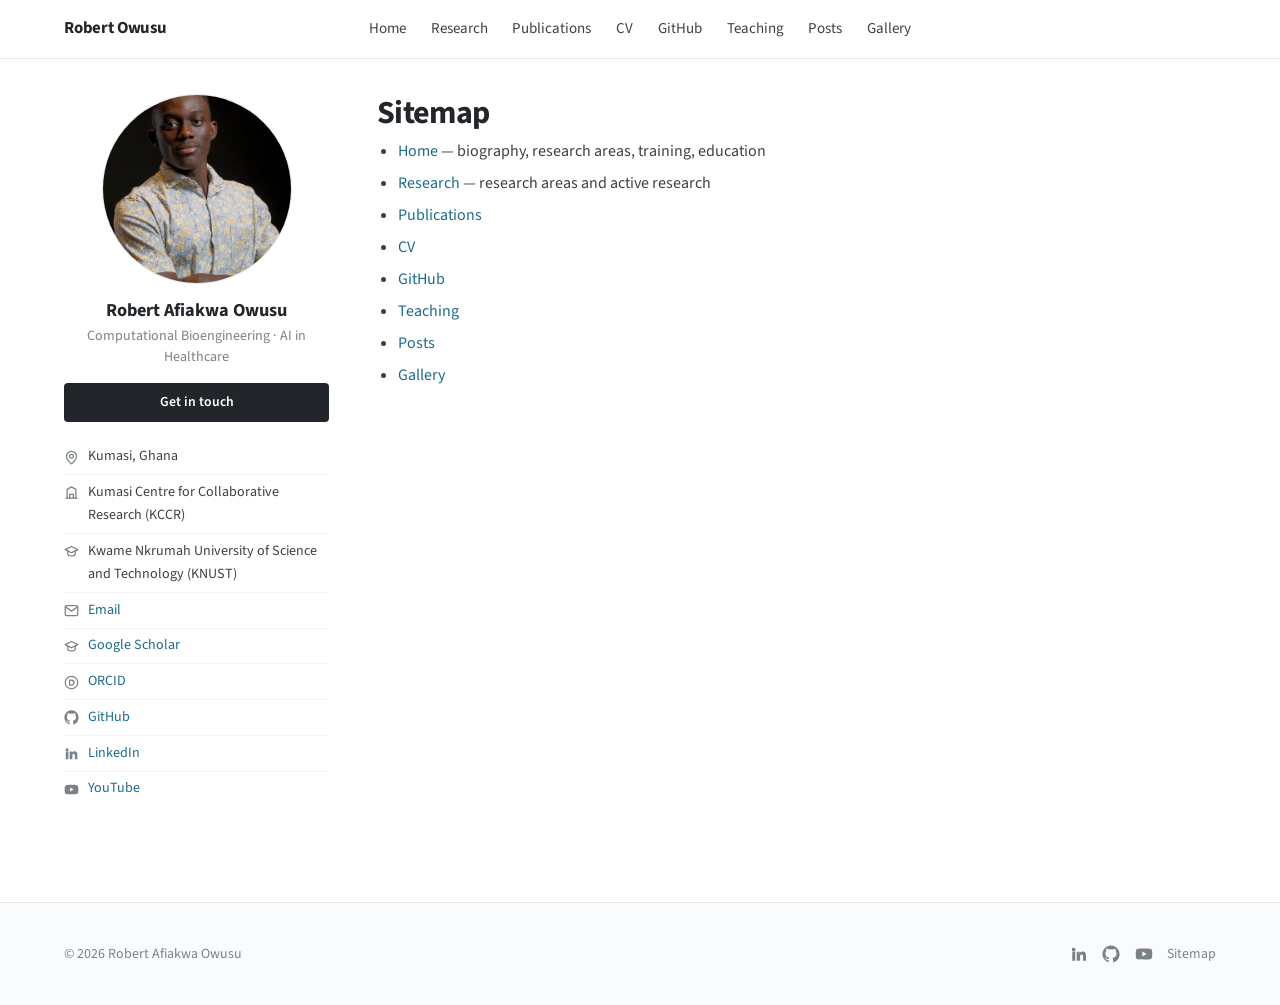
<file: sitemap/index.html>
<!DOCTYPE html>
<html lang="en">
<head>
<meta charset="utf-8">
<meta name="viewport" content="width=device-width, initial-scale=1">
<title>Sitemap · Robert Afiakwa Owusu</title>
<meta name="description" content="All pages.">
<meta name="author" content="Robert Afiakwa Owusu">
<meta property="og:site_name" content="Robert Afiakwa Owusu">
<meta property="og:title" content="Sitemap">
<meta property="og:description" content="All pages.">
<meta property="og:type" content="website">
<meta property="og:image" content="https://raowusu15.github.io/assets/img/headshot.jpg">
<meta name="theme-color" content="#ffffff">
<link rel="icon" href="../assets/img/headshot.jpg">
<link rel="preconnect" href="https://fonts.googleapis.com">
<link rel="preconnect" href="https://fonts.gstatic.com" crossorigin>
<link href="https://fonts.googleapis.com/css2?family=Source+Sans+3:wght@400;600;700&family=Source+Serif+4:opsz,wght@8..60,400;8..60,600&display=swap" rel="stylesheet">
<link rel="stylesheet" href="../assets/css/style.css">
</head>
<body data-root="../">
<a class="skip-link" href="#main">Skip to content</a>

<header class="masthead">
  <div class="masthead__inner">
    <a class="masthead__brand" href="../">Robert Owusu</a>
    <nav class="nav" aria-label="Main">
        <a href="../">Home</a>
        <a href="../research/">Research</a>
        <a href="../publications/">Publications</a>
        <a href="../cv/">CV</a>
        <a href="../github/">GitHub</a>
        <a href="../teaching/">Teaching</a>
        <a href="../blog/">Posts</a>
        <a href="../gallery/">Gallery</a>
    </nav>
    <button class="nav-toggle" aria-label="Menu" aria-expanded="false">
      <svg width="18" height="18" viewBox="0 0 24 24" fill="none" stroke="currentColor" stroke-width="2" stroke-linecap="round"><path d="M3 6h18M3 12h18M3 18h18"/></svg>
    </button>
  </div>
</header>

<div class="wrap">
      <aside class="author">
        <div class="author__avatar">
          <img src="../assets/img/headshot.jpg" alt="Robert Afiakwa Owusu" width="190" height="190">
        </div>
        <div>
          <h2 class="author__name">Robert Afiakwa Owusu</h2>
          <p class="author__role">Computational Bioengineering &middot; AI in Healthcare</p>
          <a class="author__cta" href="mailto:robertowusu118@gmail.com">Get in touch</a>
          <ul class="author__meta">
            <li><svg viewBox="0 0 24 24" fill="none" stroke="currentColor" stroke-width="2" stroke-linecap="round" stroke-linejoin="round"><path d="M20 10c0 6-8 12-8 12s-8-6-8-12a8 8 0 0116 0z"/><circle cx="12" cy="10" r="3"/></svg><span>Kumasi, Ghana</span></li>
            <li><svg viewBox="0 0 24 24" fill="none" stroke="currentColor" stroke-width="2" stroke-linecap="round" stroke-linejoin="round"><path d="M3 21h18M5 21V7l7-4 7 4v14"/><path d="M9 21v-6h6v6"/></svg><span>Kumasi Centre for Collaborative Research (KCCR)</span></li>
            <li><svg viewBox="0 0 24 24" fill="none" stroke="currentColor" stroke-width="2" stroke-linecap="round" stroke-linejoin="round"><path d="M22 9 12 4 2 9l10 5 10-5z"/><path d="M6 11v5c0 1.7 2.7 3 6 3s6-1.3 6-3v-5"/></svg><span>Kwame Nkrumah University of Science and Technology (KNUST)</span></li>
            <li><svg viewBox="0 0 24 24" fill="none" stroke="currentColor" stroke-width="2" stroke-linecap="round" stroke-linejoin="round"><rect x="2" y="4" width="20" height="16" rx="2"/><path d="m2 6 10 7L22 6"/></svg><a href="mailto:robertowusu118@gmail.com">Email</a></li>
            <li><svg viewBox="0 0 24 24" fill="none" stroke="currentColor" stroke-width="2" stroke-linecap="round" stroke-linejoin="round"><path d="M22 9 12 4 2 9l10 5 10-5z"/><path d="M6 11v5c0 1.7 2.7 3 6 3s6-1.3 6-3v-5"/></svg><a href="https://scholar.google.com/citations?user=YOUR_ID" target="_blank" rel="noopener">Google Scholar</a></li>
            <li><svg viewBox="0 0 24 24" fill="none" stroke="currentColor" stroke-width="2" stroke-linecap="round" stroke-linejoin="round"><circle cx="12" cy="12" r="10"/><path d="M9 8v8M9 8h3a4 4 0 010 8H9"/></svg><a href="https://orcid.org/0000-0000-0000-0000" target="_blank" rel="noopener">ORCID</a></li>
            <li><svg viewBox="0 0 24 24" fill="currentColor"><path d="M12 .5C5.7.5.6 5.6.6 12c0 5 3.3 9.3 7.8 10.8.6.1.8-.2.8-.6v-2c-3.2.7-3.9-1.5-3.9-1.5-.5-1.3-1.3-1.7-1.3-1.7-1-.7.1-.7.1-.7 1.1.1 1.7 1.2 1.7 1.2 1 1.8 2.7 1.3 3.4 1 .1-.7.4-1.3.7-1.6-2.6-.3-5.3-1.3-5.3-5.8 0-1.3.5-2.3 1.2-3.2 0-.3-.5-1.5.1-3.1 0 0 1-.3 3.2 1.2a11 11 0 015.8 0C17.1 4.6 18 4.9 18 4.9c.6 1.6.2 2.8.1 3.1.8.9 1.2 1.9 1.2 3.2 0 4.5-2.7 5.5-5.3 5.8.4.4.8 1.1.8 2.2v3.3c0 .3.2.7.8.6 4.5-1.5 7.8-5.8 7.8-10.8C23.4 5.6 18.3.5 12 .5z"/></svg><a href="https://github.com/raowusu15" target="_blank" rel="noopener">GitHub</a></li>
            <li><svg viewBox="0 0 24 24" fill="currentColor"><path d="M4.98 3.5a2.5 2.5 0 11-.02 5 2.5 2.5 0 01.02-5zM3 8.98h4V21H3zM9 8.98h3.8v1.64h.06c.53-1 1.83-2.06 3.76-2.06 4.02 0 4.76 2.65 4.76 6.1V21h-4v-5.5c0-1.31-.02-3-1.83-3-1.83 0-2.11 1.43-2.11 2.9V21H9z"/></svg><a href="https://www.linkedin.com/in/robertowusu1" target="_blank" rel="noopener">LinkedIn</a></li>
            <li><svg viewBox="0 0 24 24" fill="currentColor"><path d="M23 12s0-3.4-.4-5a2.9 2.9 0 00-2-2C18.8 4.5 12 4.5 12 4.5s-6.8 0-8.6.5a2.9 2.9 0 00-2 2C1 8.6 1 12 1 12s0 3.4.4 5a2.9 2.9 0 002 2c1.8.5 8.6.5 8.6.5s6.8 0 8.6-.5a2.9 2.9 0 002-2c.4-1.6.4-5 .4-5zM9.8 15.3V8.7l5.7 3.3z"/></svg><a href="https://youtube.com/@calculusfamily7274" target="_blank" rel="noopener">YouTube</a></li>
          </ul>
        </div>
      </aside>
  <main class="content" id="main">
    <h1 class="page-title">Sitemap</h1>
    <ul>
      <li><a href="../">Home</a> &mdash; biography, research areas, training, education</li>
      <li><a href="../research/">Research</a> &mdash; research areas and active research</li>
      <li><a href="../publications/">Publications</a></li>
      <li><a href="../cv/">CV</a></li>
      <li><a href="../github/">GitHub</a></li>
      <li><a href="../teaching/">Teaching</a></li>
      <li><a href="../blog/">Posts</a></li>
      <li><a href="../gallery/">Gallery</a></li>
    </ul>

  </main>
</div>

<footer class="footer">
  <div class="footer__inner">
    <p>&copy; <span id="year">2026</span> Robert Afiakwa Owusu</p>
    <div class="footer__social">
      <a href="https://www.linkedin.com/in/robertowusu1" target="_blank" rel="noopener" aria-label="LinkedIn"><svg viewBox="0 0 24 24" fill="currentColor"><path d="M4.98 3.5a2.5 2.5 0 11-.02 5 2.5 2.5 0 01.02-5zM3 8.98h4V21H3zM9 8.98h3.8v1.64h.06c.53-1 1.83-2.06 3.76-2.06 4.02 0 4.76 2.65 4.76 6.1V21h-4v-5.5c0-1.31-.02-3-1.83-3-1.83 0-2.11 1.43-2.11 2.9V21H9z"/></svg></a>
      <a href="https://github.com/raowusu15" target="_blank" rel="noopener" aria-label="GitHub"><svg viewBox="0 0 24 24" fill="currentColor"><path d="M12 .5C5.7.5.6 5.6.6 12c0 5 3.3 9.3 7.8 10.8.6.1.8-.2.8-.6v-2c-3.2.7-3.9-1.5-3.9-1.5-.5-1.3-1.3-1.7-1.3-1.7-1-.7.1-.7.1-.7 1.1.1 1.7 1.2 1.7 1.2 1 1.8 2.7 1.3 3.4 1 .1-.7.4-1.3.7-1.6-2.6-.3-5.3-1.3-5.3-5.8 0-1.3.5-2.3 1.2-3.2 0-.3-.5-1.5.1-3.1 0 0 1-.3 3.2 1.2a11 11 0 015.8 0C17.1 4.6 18 4.9 18 4.9c.6 1.6.2 2.8.1 3.1.8.9 1.2 1.9 1.2 3.2 0 4.5-2.7 5.5-5.3 5.8.4.4.8 1.1.8 2.2v3.3c0 .3.2.7.8.6 4.5-1.5 7.8-5.8 7.8-10.8C23.4 5.6 18.3.5 12 .5z"/></svg></a>
      <a href="https://youtube.com/@calculusfamily7274" target="_blank" rel="noopener" aria-label="YouTube"><svg viewBox="0 0 24 24" fill="currentColor"><path d="M23 12s0-3.4-.4-5a2.9 2.9 0 00-2-2C18.8 4.5 12 4.5 12 4.5s-6.8 0-8.6.5a2.9 2.9 0 00-2 2C1 8.6 1 12 1 12s0 3.4.4 5a2.9 2.9 0 002 2c1.8.5 8.6.5 8.6.5s6.8 0 8.6-.5a2.9 2.9 0 002-2c.4-1.6.4-5 .4-5zM9.8 15.3V8.7l5.7 3.3z"/></svg></a>
      <a href="../sitemap/">Sitemap</a>
    </div>
  </div>
</footer>

<script src="../assets/js/site.js"></script>
</body>
</html>
</file>
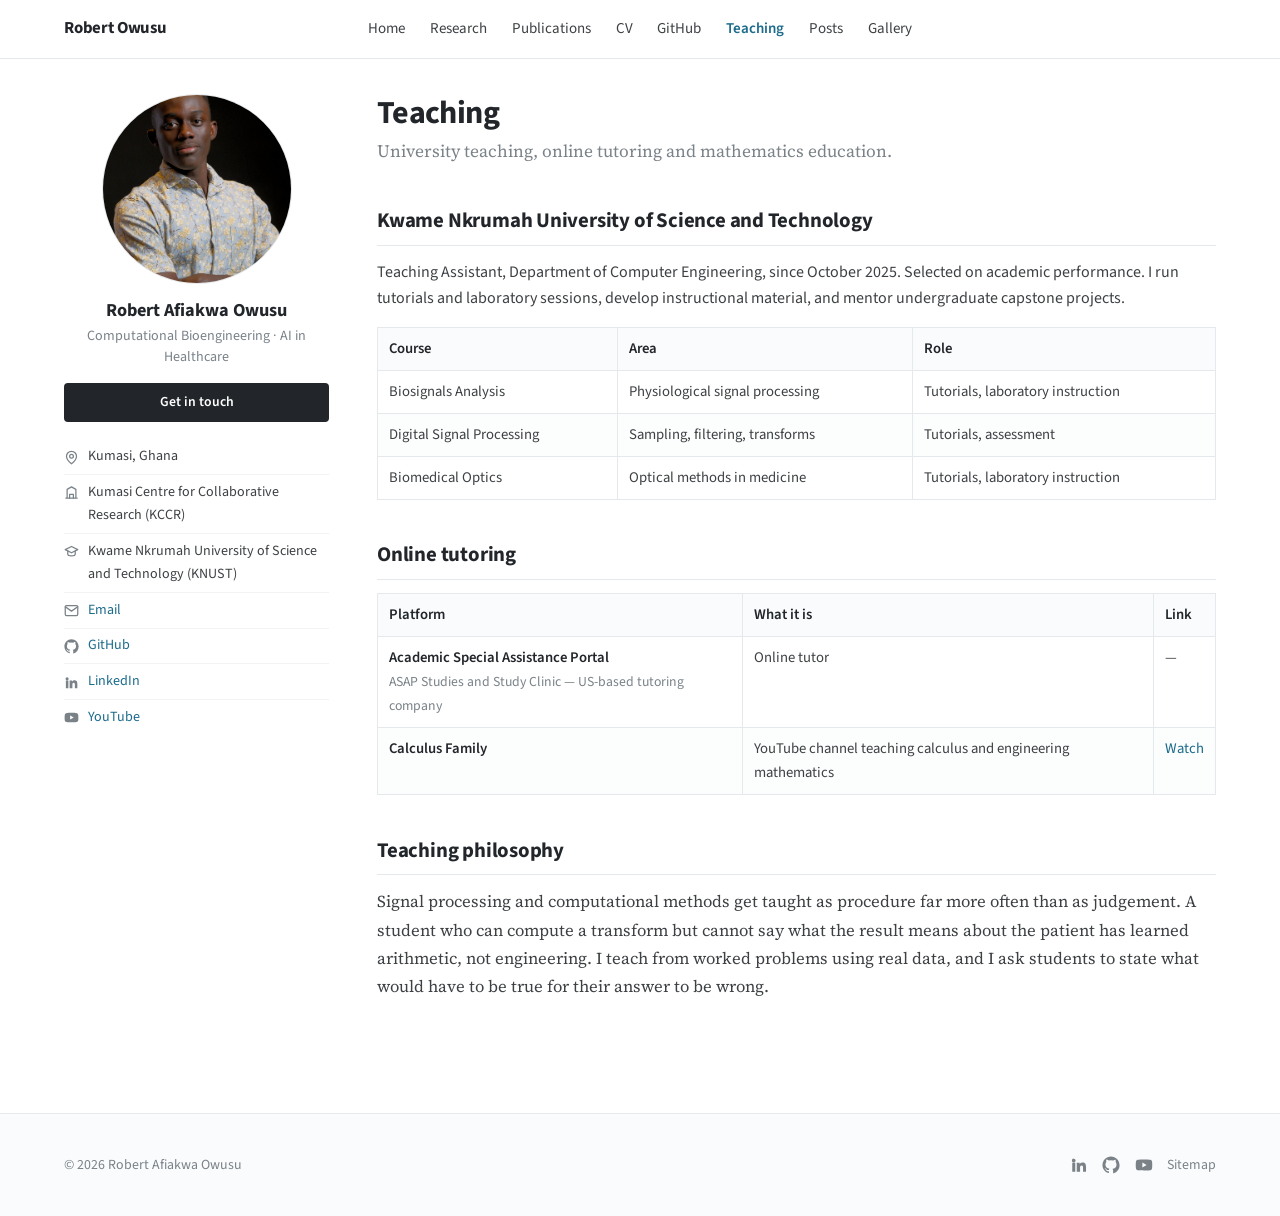
<file: teaching/index.html>
<!DOCTYPE html>
<html lang="en">
<head>
<meta charset="utf-8">
<meta name="viewport" content="width=device-width, initial-scale=1">
<title>Teaching · Robert Afiakwa Owusu</title>
<meta name="description" content="Teaching and tutoring by Robert Afiakwa Owusu.">
<meta name="author" content="Robert Afiakwa Owusu">
<meta property="og:site_name" content="Robert Afiakwa Owusu">
<meta property="og:title" content="Teaching">
<meta property="og:description" content="Teaching and tutoring by Robert Afiakwa Owusu.">
<meta property="og:type" content="website">
<meta property="og:image" content="https://raowusu15.github.io/assets/img/headshot.jpg">
<meta name="theme-color" content="#ffffff">
<link rel="icon" href="../assets/img/headshot.jpg">
<link rel="preconnect" href="https://fonts.googleapis.com">
<link rel="preconnect" href="https://fonts.gstatic.com" crossorigin>
<link href="https://fonts.googleapis.com/css2?family=Source+Sans+3:wght@400;600;700&family=Source+Serif+4:opsz,wght@8..60,400;8..60,600&display=swap" rel="stylesheet">
<link rel="stylesheet" href="../assets/css/style.css">
</head>
<body data-root="../">
<a class="skip-link" href="#main">Skip to content</a>

<header class="masthead">
  <div class="masthead__inner">
    <a class="masthead__brand" href="../">Robert Owusu</a>
    <nav class="nav" aria-label="Main">
        <a href="../">Home</a>
        <a href="../research/">Research</a>
        <a href="../publications/">Publications</a>
        <a href="../cv/">CV</a>
        <a href="../github/">GitHub</a>
        <a href="../teaching/" aria-current="page">Teaching</a>
        <a href="../blog/">Posts</a>
        <a href="../gallery/">Gallery</a>
    </nav>
    <button class="nav-toggle" aria-label="Menu" aria-expanded="false">
      <svg width="18" height="18" viewBox="0 0 24 24" fill="none" stroke="currentColor" stroke-width="2" stroke-linecap="round"><path d="M3 6h18M3 12h18M3 18h18"/></svg>
    </button>
  </div>
</header>

<div class="wrap">
      <aside class="author">
        <div class="author__avatar">
          <img src="../assets/img/headshot.jpg" alt="Robert Afiakwa Owusu" width="190" height="190">
        </div>
        <div>
          <h2 class="author__name">Robert Afiakwa Owusu</h2>
          <p class="author__role">Computational Bioengineering &middot; AI in Healthcare</p>
          <a class="author__cta" href="mailto:robertowusu118@gmail.com">Get in touch</a>
          <ul class="author__meta">
            <li><svg viewBox="0 0 24 24" fill="none" stroke="currentColor" stroke-width="2" stroke-linecap="round" stroke-linejoin="round"><path d="M20 10c0 6-8 12-8 12s-8-6-8-12a8 8 0 0116 0z"/><circle cx="12" cy="10" r="3"/></svg><span>Kumasi, Ghana</span></li>
            <li><svg viewBox="0 0 24 24" fill="none" stroke="currentColor" stroke-width="2" stroke-linecap="round" stroke-linejoin="round"><path d="M3 21h18M5 21V7l7-4 7 4v14"/><path d="M9 21v-6h6v6"/></svg><span>Kumasi Centre for Collaborative Research (KCCR)</span></li>
            <li><svg viewBox="0 0 24 24" fill="none" stroke="currentColor" stroke-width="2" stroke-linecap="round" stroke-linejoin="round"><path d="M22 9 12 4 2 9l10 5 10-5z"/><path d="M6 11v5c0 1.7 2.7 3 6 3s6-1.3 6-3v-5"/></svg><span>Kwame Nkrumah University of Science and Technology (KNUST)</span></li>
            <li><svg viewBox="0 0 24 24" fill="none" stroke="currentColor" stroke-width="2" stroke-linecap="round" stroke-linejoin="round"><rect x="2" y="4" width="20" height="16" rx="2"/><path d="m2 6 10 7L22 6"/></svg><a href="mailto:robertowusu118@gmail.com">Email</a></li>
            <li><svg viewBox="0 0 24 24" fill="currentColor"><path d="M12 .5C5.7.5.6 5.6.6 12c0 5 3.3 9.3 7.8 10.8.6.1.8-.2.8-.6v-2c-3.2.7-3.9-1.5-3.9-1.5-.5-1.3-1.3-1.7-1.3-1.7-1-.7.1-.7.1-.7 1.1.1 1.7 1.2 1.7 1.2 1 1.8 2.7 1.3 3.4 1 .1-.7.4-1.3.7-1.6-2.6-.3-5.3-1.3-5.3-5.8 0-1.3.5-2.3 1.2-3.2 0-.3-.5-1.5.1-3.1 0 0 1-.3 3.2 1.2a11 11 0 015.8 0C17.1 4.6 18 4.9 18 4.9c.6 1.6.2 2.8.1 3.1.8.9 1.2 1.9 1.2 3.2 0 4.5-2.7 5.5-5.3 5.8.4.4.8 1.1.8 2.2v3.3c0 .3.2.7.8.6 4.5-1.5 7.8-5.8 7.8-10.8C23.4 5.6 18.3.5 12 .5z"/></svg><a href="https://github.com/raowusu15" target="_blank" rel="noopener">GitHub</a></li>
            <li><svg viewBox="0 0 24 24" fill="currentColor"><path d="M4.98 3.5a2.5 2.5 0 11-.02 5 2.5 2.5 0 01.02-5zM3 8.98h4V21H3zM9 8.98h3.8v1.64h.06c.53-1 1.83-2.06 3.76-2.06 4.02 0 4.76 2.65 4.76 6.1V21h-4v-5.5c0-1.31-.02-3-1.83-3-1.83 0-2.11 1.43-2.11 2.9V21H9z"/></svg><a href="https://www.linkedin.com/in/robertowusu1" target="_blank" rel="noopener">LinkedIn</a></li>
            <li><svg viewBox="0 0 24 24" fill="currentColor"><path d="M23 12s0-3.4-.4-5a2.9 2.9 0 00-2-2C18.8 4.5 12 4.5 12 4.5s-6.8 0-8.6.5a2.9 2.9 0 00-2 2C1 8.6 1 12 1 12s0 3.4.4 5a2.9 2.9 0 002 2c1.8.5 8.6.5 8.6.5s6.8 0 8.6-.5a2.9 2.9 0 002-2c.4-1.6.4-5 .4-5zM9.8 15.3V8.7l5.7 3.3z"/></svg><a href="https://youtube.com/@calculusfamily7274" target="_blank" rel="noopener">YouTube</a></li>
          </ul>
        </div>
      </aside>
  <main class="content" id="main">
    <h1 class="page-title">Teaching</h1>
    <p class="page-lede">University teaching, online tutoring and mathematics education.</p>

    <h2>Kwame Nkrumah University of Science and Technology</h2>
    <p>Teaching Assistant, Department of Computer Engineering, since October 2025. Selected on academic
      performance. I run tutorials and laboratory sessions, develop instructional material, and mentor
      undergraduate capstone projects.</p>

    <div class="table-wrap"><table>
      <thead><tr><th>Course</th><th>Area</th><th>Role</th></tr></thead>
      <tbody>
        <tr><td>Biosignals Analysis</td><td>Physiological signal processing</td><td>Tutorials, laboratory instruction</td></tr>
        <tr><td>Digital Signal Processing</td><td>Sampling, filtering, transforms</td><td>Tutorials, assessment</td></tr>
        <tr><td>Biomedical Optics</td><td>Optical methods in medicine</td><td>Tutorials, laboratory instruction</td></tr>
      </tbody>
    </table></div>

    <h2>Online tutoring</h2>
    <div class="table-wrap"><table>
      <thead><tr><th>Platform</th><th>What it is</th><th>Link</th></tr></thead>
      <tbody>
        <tr><td><strong>Academic Special Assistance Portal</strong><br><span style="color:#7a8288;font-size:.86rem;">ASAP Studies and Study Clinic &mdash; US-based tutoring company</span></td>
            <td>Online tutor</td><td>&mdash;</td></tr>
        <tr><td><strong>Calculus Family</strong></td>
            <td>YouTube channel teaching calculus and engineering mathematics</td>
            <td><a href="https://youtube.com/@calculusfamily7274" target="_blank" rel="noopener">Watch</a></td></tr>
      </tbody>
    </table></div>

    <h2>Teaching philosophy</h2>
    <div class="prose-serif">
      <p>Signal processing and computational methods get taught as procedure far more often than as judgement.
        A student who can compute a transform but cannot say what the result means about the patient has
        learned arithmetic, not engineering. I teach from worked problems using real data, and I ask students
        to state what would have to be true for their answer to be wrong.</p>
    </div>

  </main>
</div>

<footer class="footer">
  <div class="footer__inner">
    <p>&copy; <span id="year">2026</span> Robert Afiakwa Owusu</p>
    <div class="footer__social">
      <a href="https://www.linkedin.com/in/robertowusu1" target="_blank" rel="noopener" aria-label="LinkedIn"><svg viewBox="0 0 24 24" fill="currentColor"><path d="M4.98 3.5a2.5 2.5 0 11-.02 5 2.5 2.5 0 01.02-5zM3 8.98h4V21H3zM9 8.98h3.8v1.64h.06c.53-1 1.83-2.06 3.76-2.06 4.02 0 4.76 2.65 4.76 6.1V21h-4v-5.5c0-1.31-.02-3-1.83-3-1.83 0-2.11 1.43-2.11 2.9V21H9z"/></svg></a>
      <a href="https://github.com/raowusu15" target="_blank" rel="noopener" aria-label="GitHub"><svg viewBox="0 0 24 24" fill="currentColor"><path d="M12 .5C5.7.5.6 5.6.6 12c0 5 3.3 9.3 7.8 10.8.6.1.8-.2.8-.6v-2c-3.2.7-3.9-1.5-3.9-1.5-.5-1.3-1.3-1.7-1.3-1.7-1-.7.1-.7.1-.7 1.1.1 1.7 1.2 1.7 1.2 1 1.8 2.7 1.3 3.4 1 .1-.7.4-1.3.7-1.6-2.6-.3-5.3-1.3-5.3-5.8 0-1.3.5-2.3 1.2-3.2 0-.3-.5-1.5.1-3.1 0 0 1-.3 3.2 1.2a11 11 0 015.8 0C17.1 4.6 18 4.9 18 4.9c.6 1.6.2 2.8.1 3.1.8.9 1.2 1.9 1.2 3.2 0 4.5-2.7 5.5-5.3 5.8.4.4.8 1.1.8 2.2v3.3c0 .3.2.7.8.6 4.5-1.5 7.8-5.8 7.8-10.8C23.4 5.6 18.3.5 12 .5z"/></svg></a>
      <a href="https://youtube.com/@calculusfamily7274" target="_blank" rel="noopener" aria-label="YouTube"><svg viewBox="0 0 24 24" fill="currentColor"><path d="M23 12s0-3.4-.4-5a2.9 2.9 0 00-2-2C18.8 4.5 12 4.5 12 4.5s-6.8 0-8.6.5a2.9 2.9 0 00-2 2C1 8.6 1 12 1 12s0 3.4.4 5a2.9 2.9 0 002 2c1.8.5 8.6.5 8.6.5s6.8 0 8.6-.5a2.9 2.9 0 002-2c.4-1.6.4-5 .4-5zM9.8 15.3V8.7l5.7 3.3z"/></svg></a>
      <a href="../sitemap/">Sitemap</a>
    </div>
  </div>
</footer>

<script src="../assets/js/site.js"></script>
</body>
</html>
</file>
<file: assets/css/style.css>
/* ==========================================================================
   Robert Afiakwa Owusu — personal academic site
   Light academic layout: sticky masthead + sticky author sidebar + content.
   ========================================================================== */

:root{
  --bg:#ffffff;
  --bg-soft:#fafbfc;
  --text:#3d4144;
  --text-strong:#22262a;
  --muted:#7a8288;
  --border:#e6e9eb;
  --border-soft:#f1f3f4;
  --link:#1c6b8c;
  --link-hover:#12495f;
  --accent:#0f5c4a;
  --radius:4px;
  --sidebar-w:265px;
  --max:1200px;
  --masthead-h:58px;
  --font-ui:"Source Sans 3","Source Sans Pro",-apple-system,BlinkMacSystemFont,"Segoe UI",Helvetica,Arial,sans-serif;
  --font-serif:"Source Serif 4",Georgia,"Times New Roman",serif;
}

*,*::before,*::after{box-sizing:border-box;}

html{-webkit-text-size-adjust:100%;scroll-behavior:smooth;}

body{
  margin:0;
  background:var(--bg);
  color:var(--text);
  font-family:var(--font-ui);
  font-size:16px;
  line-height:1.65;
  -webkit-font-smoothing:antialiased;
}

img{max-width:100%;height:auto;display:block;}

a{color:var(--link);text-decoration:none;}
a:hover{color:var(--link-hover);text-decoration:underline;}

:focus-visible{outline:2px solid var(--link);outline-offset:2px;}

.skip-link{
  position:absolute;left:-9999px;top:0;background:var(--text-strong);color:#fff;
  padding:.6rem 1rem;z-index:200;
}
.skip-link:focus{left:0;}

/* ---------------------------------------------------------------- masthead */
.masthead{
  position:sticky;top:0;z-index:100;
  background:rgba(255,255,255,.96);
  backdrop-filter:saturate(180%) blur(8px);
  border-bottom:1px solid var(--border);
}
.masthead__inner{
  max-width:var(--max);margin:0 auto;padding:0 1.5rem;
  height:var(--masthead-h);
  display:grid;grid-template-columns:1fr auto 1fr;align-items:center;gap:1rem;
}
.masthead__brand{justify-self:start;}
.masthead__inner .nav{justify-self:center;}
.masthead__inner .nav-toggle{justify-self:end;}
.masthead__brand{
  font-weight:700;font-size:1.05rem;letter-spacing:-.01em;color:var(--text-strong);
  text-decoration:none;white-space:nowrap;
}
.masthead__brand:hover{color:var(--link);text-decoration:none;}

.nav{display:flex;align-items:center;gap:.15rem;}
.nav a{
  color:var(--text);font-size:.94rem;font-weight:400;
  padding:.45rem .7rem;border-radius:var(--radius);text-decoration:none;
  white-space:nowrap;
}
.nav a:hover{background:var(--border-soft);color:var(--link);text-decoration:none;}
.nav a[aria-current="page"]{color:var(--link);font-weight:600;}

.nav-toggle{
  display:none;background:none;border:1px solid var(--border);border-radius:var(--radius);
  padding:.4rem .55rem;cursor:pointer;color:var(--text-strong);
}

/* ------------------------------------------------------------------ layout */
.wrap{
  max-width:var(--max);margin:0 auto;padding:2.2rem 1.5rem 4rem;
  display:grid;grid-template-columns:var(--sidebar-w) 1fr;gap:3rem;
  align-items:start;
}

/* ----------------------------------------------------------- author sidebar */
.author{position:sticky;top:calc(var(--masthead-h) + 1.75rem);}
.author__avatar img{
  width:190px;height:190px;object-fit:cover;border-radius:50%;
  border:1px solid var(--border);margin:0 auto .95rem;
}
.author__name{
  font-size:1.14rem;font-weight:700;color:var(--text-strong);
  margin:0 0 .2rem;line-height:1.3;text-align:center;
}
.author__role{
  font-size:.88rem;color:var(--muted);margin:0 0 1rem;text-align:center;line-height:1.45;
}
.author__cta{
  display:block;text-align:center;background:var(--text-strong);color:#fff;
  font-size:.86rem;font-weight:600;padding:.5rem 1rem;border-radius:var(--radius);
  text-decoration:none;margin-bottom:1.1rem;
}
.author__cta:hover{background:var(--accent);color:#fff;text-decoration:none;}

.author__meta{list-style:none;margin:0;padding:0;font-size:.88rem;}
.author__meta li{
  display:flex;align-items:flex-start;gap:.55rem;
  padding:.36rem 0;color:var(--text);
}
.author__meta li + li{border-top:1px solid var(--border-soft);}
.author__meta svg{width:15px;height:15px;flex:0 0 15px;margin-top:.28rem;color:var(--muted);}
.author__meta a{word-break:break-word;}

/* ----------------------------------------------------------------- content */
.content{min-width:0;}

.page-title{
  font-size:2rem;font-weight:700;line-height:1.2;letter-spacing:-.02em;
  color:var(--text-strong);margin:0 0 .35rem;
}
.page-lede{
  font-family:var(--font-serif);font-size:1.08rem;color:var(--muted);
  margin:0 0 1.6rem;line-height:1.6;
}
.rule{border:0;border-top:1px solid var(--border);margin:2.2rem 0;}

.content h2{
  font-size:1.3rem;font-weight:700;color:var(--text-strong);
  margin:2.4rem 0 .8rem;padding-bottom:.4rem;border-bottom:1px solid var(--border);
  letter-spacing:-.01em;
}
.content h3{font-size:1.05rem;font-weight:700;color:var(--text-strong);margin:1.6rem 0 .45rem;}
.content h4{font-size:.95rem;font-weight:700;color:var(--text-strong);margin:1.1rem 0 .3rem;}
.content p{margin:0 0 1rem;}
.content ul,.content ol{margin:0 0 1rem;padding-left:1.3rem;}
.content li{margin-bottom:.35rem;}
.content strong{color:var(--text-strong);font-weight:600;}

.prose-serif{font-family:var(--font-serif);font-size:1.04rem;line-height:1.7;}

/* --------------------------------------------------------------- research  */
.areas{display:grid;grid-template-columns:repeat(2,1fr);gap:1rem;margin:1.2rem 0 0;}
.area{
  border:1px solid var(--border);border-radius:var(--radius);overflow:hidden;
  background:var(--bg);transition:border-color .18s ease, transform .18s ease;
}
.area:hover{border-color:var(--link);transform:translateY(-2px);}
.area__img{aspect-ratio:16/9;overflow:hidden;background:var(--bg-soft);}
.area__img img{width:100%;height:100%;object-fit:cover;}
.area__body{padding:.85rem 1rem 1rem;}
.area__body h3{margin:0 0 .3rem;font-size:1rem;color:var(--text-strong);}
.area__body p{margin:0;font-size:.9rem;color:var(--muted);line-height:1.55;}
.area__sub{list-style:none;margin:.6rem 0 0;padding:0;}
.area__sub li{
  font-size:.86rem;color:var(--text);margin:0;padding:.28rem 0 .28rem .85rem;
  position:relative;line-height:1.45;
}
.area__sub li::before{
  content:"";position:absolute;left:0;top:.72em;
  width:4px;height:4px;border-radius:50%;background:var(--accent);
}
.area__sub li strong{color:var(--text-strong);font-weight:600;}
.area--wide{grid-column:1 / -1;}
.area__training{
  margin-top:.7rem;padding-top:.6rem;border-top:1px solid var(--border-soft);
  font-size:.82rem;color:var(--muted);
}
.area__training a{font-weight:600;}

/* ----------------------------------------------------------------- tables  */
.table-wrap{overflow-x:auto;margin:0 0 1.2rem;}
table{border-collapse:collapse;width:100%;font-size:.92rem;}
th,td{border:1px solid var(--border);padding:.55rem .7rem;text-align:left;vertical-align:top;}
th{background:var(--bg-soft);font-weight:600;color:var(--text-strong);white-space:nowrap;}
tbody tr:nth-child(even){background:#fcfdfd;}

/* -------------------------------------------------------------- list items */
.entry{padding:1.1rem 0;border-bottom:1px solid var(--border-soft);}
.entry:first-of-type{padding-top:.4rem;}
.entry__title{font-size:1.02rem;font-weight:700;color:var(--text-strong);margin:0 0 .25rem;line-height:1.4;}
.entry__title a{color:var(--text-strong);}
.entry__title a:hover{color:var(--link);}
.entry__meta{font-size:.87rem;color:var(--muted);margin:0 0 .4rem;}
.entry__venue{font-style:italic;}
.entry__desc{font-size:.93rem;margin:0 0 .5rem;}
.entry__links{display:flex;flex-wrap:wrap;gap:.4rem;}

.tag{
  display:inline-block;font-size:.74rem;font-weight:600;letter-spacing:.04em;
  text-transform:uppercase;padding:.16rem .5rem;border-radius:2px;
  background:var(--bg-soft);border:1px solid var(--border);color:var(--muted);
}
.tag--live{background:#eef7f2;border-color:#cde6da;color:var(--accent);}
.tag--prep{background:#fdf6ec;border-color:#f0e0c6;color:#8a6321;}

.pill{
  display:inline-block;font-size:.82rem;padding:.3rem .65rem;border-radius:var(--radius);
  border:1px solid var(--border);color:var(--link);text-decoration:none;background:var(--bg);
}
.pill:hover{border-color:var(--link);background:var(--bg-soft);text-decoration:none;}

.year-heading{
  font-size:.82rem;font-weight:700;letter-spacing:.09em;text-transform:uppercase;
  color:var(--muted);margin:2rem 0 .5rem;padding-bottom:.3rem;border-bottom:1px solid var(--border);
}

/* ---------------------------------------------------------------- gallery  */
.album{margin-bottom:2.6rem;}
.album__head h2{margin-bottom:.3rem;}
.album__note{font-size:.93rem;color:var(--muted);margin:0 0 1rem;}
.grid-photos{
  display:grid;grid-template-columns:repeat(auto-fill,minmax(190px,1fr));gap:.7rem;
}
.photo{
  border:1px solid var(--border);border-radius:var(--radius);overflow:hidden;
  aspect-ratio:1/1;background:var(--bg-soft);cursor:zoom-in;padding:0;
}
.photo img{
  width:100%;height:100%;object-fit:cover;
  transition:transform .3s ease,opacity .2s ease;
}
.photo:hover img{transform:scale(1.05);opacity:.92;}

.lightbox{
  position:fixed;inset:0;background:rgba(15,18,20,.94);z-index:300;
  display:none;align-items:center;justify-content:center;padding:2rem;
}
.lightbox[open],.lightbox.is-open{display:flex;}
.lightbox img{max-width:100%;max-height:86vh;border-radius:var(--radius);}
.lightbox__close{
  position:absolute;top:1rem;right:1.25rem;background:none;border:0;color:#fff;
  font-size:2.2rem;line-height:1;cursor:pointer;padding:.2rem .5rem;
}
.lightbox__cap{
  position:absolute;bottom:1.2rem;left:0;right:0;text-align:center;color:#e8ebed;font-size:.9rem;
}

/* ------------------------------------------------------------------ notes  */
.callout{
  border-left:3px solid var(--accent);background:var(--bg-soft);
  padding:.85rem 1.1rem;margin:1.2rem 0;font-size:.92rem;border-radius:0 var(--radius) var(--radius) 0;
}
.callout p:last-child{margin-bottom:0;}

.empty{
  border:1px dashed var(--border);border-radius:var(--radius);
  padding:2rem 1.5rem;text-align:center;color:var(--muted);font-size:.94rem;
}

/* ----------------------------------------------------------------- footer  */
.footer{border-top:1px solid var(--border);background:var(--bg-soft);margin-top:2rem;}
.footer__inner{
  max-width:var(--max);margin:0 auto;padding:1.6rem 1.5rem;
  display:flex;flex-wrap:wrap;gap:1rem;align-items:center;justify-content:space-between;
  font-size:.87rem;color:var(--muted);
}
.footer__social{display:flex;gap:.9rem;align-items:center;}
.footer__social a{color:var(--muted);display:inline-flex;}
.footer__social a:hover{color:var(--link);}
.footer__social svg{width:18px;height:18px;}

/* -------------------------------------------------------------- responsive */
@media (max-width:980px){
  .wrap{grid-template-columns:1fr;gap:2rem;padding-top:1.6rem;}
  .author{position:static;display:grid;grid-template-columns:150px 1fr;gap:1.4rem;align-items:start;
          padding-bottom:1.5rem;border-bottom:1px solid var(--border);}
  .author__avatar img{width:150px;height:150px;margin:0;}
  .author__name,.author__role{text-align:left;}
  .author__cta{display:inline-block;}
  .areas{grid-template-columns:1fr;}
}

@media (max-width:720px){
  .nav{
    display:none;position:absolute;top:var(--masthead-h);left:0;right:0;
    flex-direction:column;align-items:stretch;gap:0;
    background:#fff;border-bottom:1px solid var(--border);padding:.4rem .8rem .8rem;
    box-shadow:0 8px 24px rgba(0,0,0,.06);
  }
  .nav.is-open{display:flex;}
  .nav a{padding:.6rem .5rem;border-bottom:1px solid var(--border-soft);border-radius:0;}
  .nav-toggle{display:inline-flex;}
  .author{grid-template-columns:1fr;}
  .author__avatar img{width:130px;height:130px;}
  .page-title{font-size:1.6rem;}
  .grid-photos{grid-template-columns:repeat(auto-fill,minmax(140px,1fr));}
}

@media (prefers-reduced-motion:reduce){
  *{animation:none !important;transition:none !important;scroll-behavior:auto !important;}
}

@media print{
  .masthead,.footer,.author__cta,.nav-toggle{display:none !important;}
  .wrap{grid-template-columns:1fr;padding:0;}
  a{color:#000;text-decoration:none;}
}


/* ---------------------------------------------------- research page (v2) */
.research-areas{
  display:grid;grid-template-columns:repeat(3,1fr);gap:1.1rem;margin:1.2rem 0 0;
}
.rarea{
  border:1px solid var(--border);border-radius:var(--radius);overflow:hidden;
  background:var(--bg);transition:border-color .18s ease, transform .18s ease;
}
.rarea:hover{border-color:var(--link);transform:translateY(-2px);}
.rarea__img{aspect-ratio:16/10;overflow:hidden;background:var(--bg-soft);}
.rarea__img img{width:100%;height:100%;object-fit:cover;}
.rarea__body{padding:.85rem 1rem 1rem;}
.rarea__body h3{margin:0 0 .3rem;font-size:1rem;color:var(--text-strong);line-height:1.35;}
.rarea__body p{margin:0;font-size:.88rem;color:var(--muted);line-height:1.55;}

/* active research blocks */
.active-block{
  border:1px solid var(--border);border-radius:var(--radius);overflow:hidden;
  background:var(--bg);margin-bottom:1.6rem;
}
.active-block__img{
  width:100%;max-height:300px;overflow:hidden;background:var(--bg-soft);
  border-bottom:1px solid var(--border);
}
.active-block__img img{width:100%;height:100%;object-fit:cover;display:block;}
.active-block__body{padding:1.1rem 1.3rem 1.3rem;}
.active-block__body h3{
  margin:0 0 .2rem;font-size:1.12rem;color:var(--text-strong);letter-spacing:-.01em;
}
.active-block__lede{
  margin:0 0 .9rem;font-size:.92rem;color:var(--muted);line-height:1.6;
}
.work-list{list-style:none;margin:0;padding:0;}
.work-list li{
  position:relative;padding:.5rem 0 .5rem 1.05rem;font-size:.93rem;line-height:1.55;
  border-top:1px solid var(--border-soft);
}
.work-list li:first-child{border-top:0;}
.work-list li::before{
  content:"";position:absolute;left:0;top:1.05em;
  width:5px;height:5px;border-radius:50%;background:var(--accent);
}
.work-list strong{color:var(--text-strong);font-weight:600;}
.work-list .work-meta{display:block;font-size:.83rem;color:var(--muted);margin-top:.12rem;}

@media (max-width:980px){
  .research-areas{grid-template-columns:1fr;}
}
</file>
